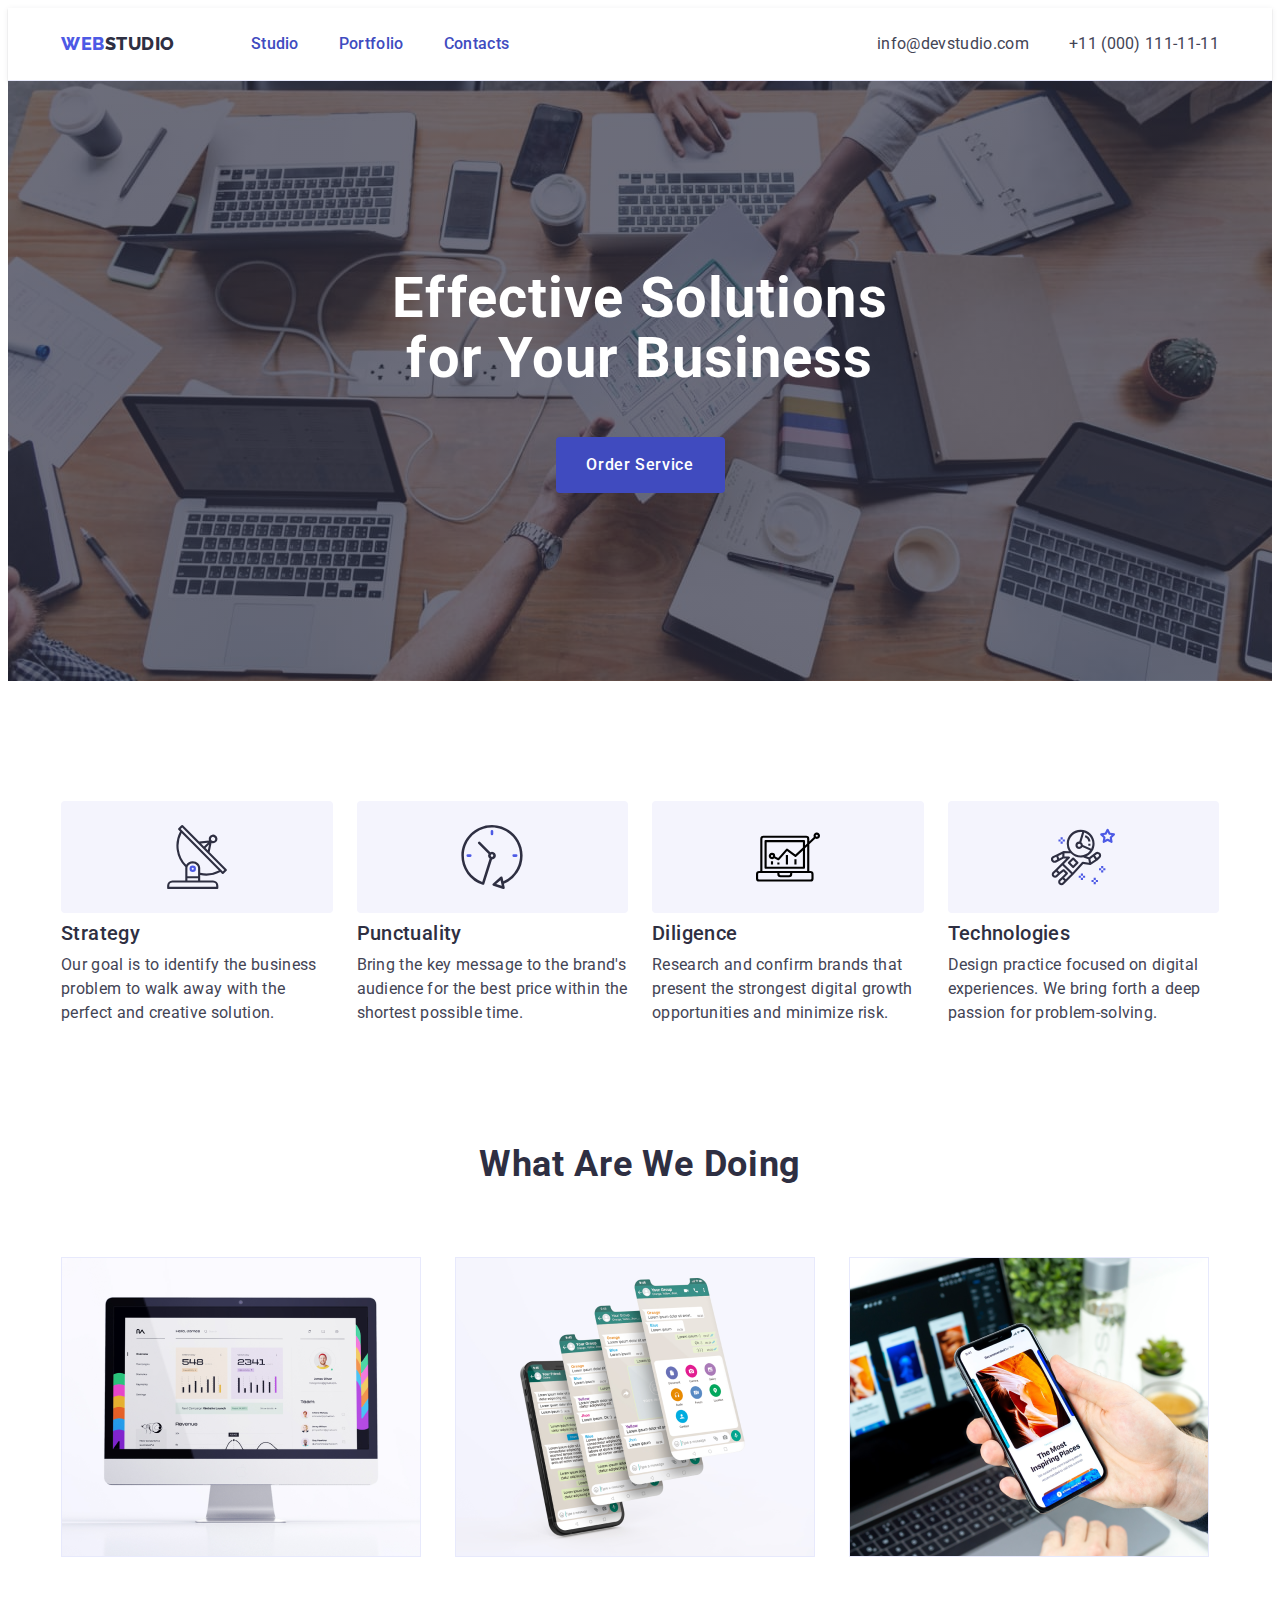
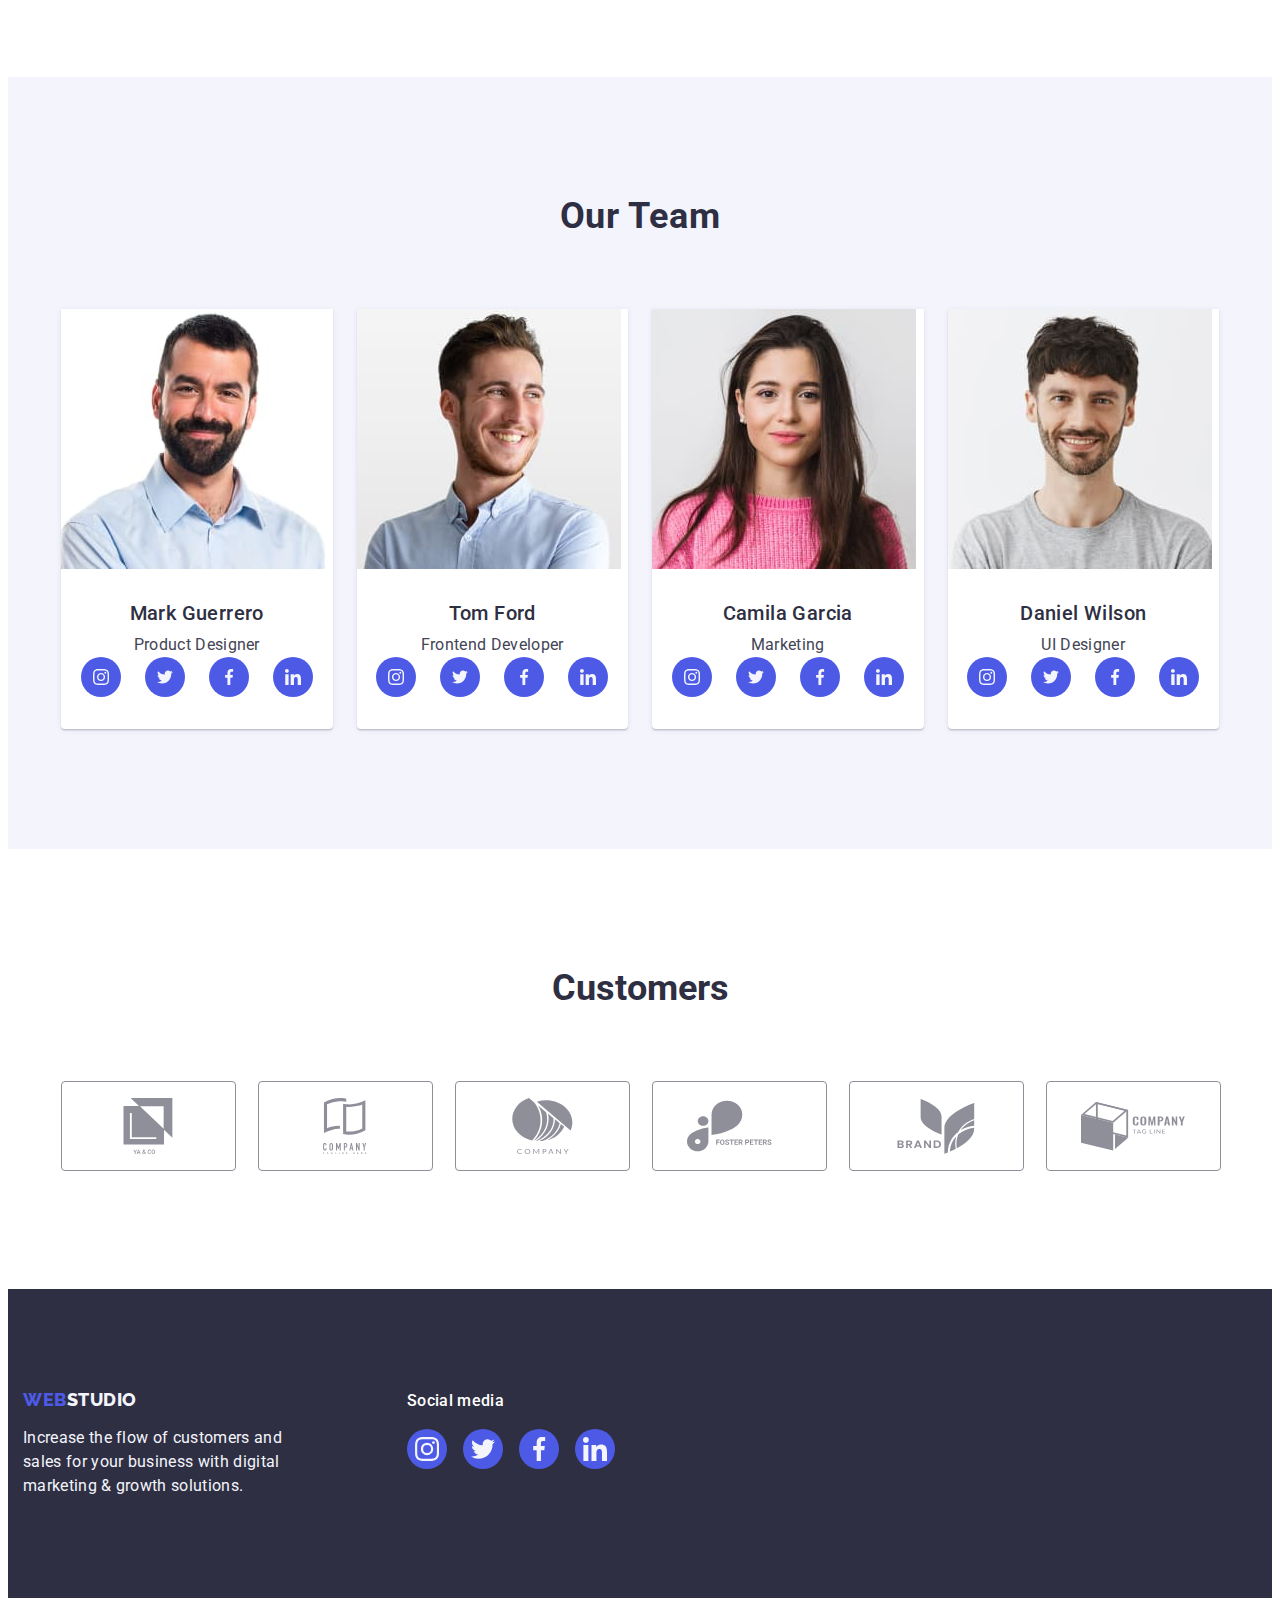
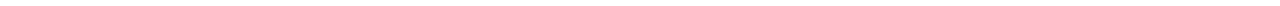
<file: index.html>
<!DOCTYPE html>
<html lang="en">
  <head>
    <meta charset="UTF-8" />
    <meta name="viewport" content="width=device-width, initial-scale=1.0" />
    <title>Document</title>
    <link rel="preconnect" href="https://fonts.googleapis.com" />
    <link rel="preconnect" href="https://fonts.gstatic.com" crossorigin />
    <link
      href="https://fonts.googleapis.com/css2?family=Raleway:wght@800&family=Roboto:wght@400;500;700&display=swap"
      rel="stylesheet"
    />
    <link
      rel="stylesheet"
      href="https://cdnjs.cloudflare.com/ajax/libs/modern-normalize/2.0.0/modern-normalize.min.css"
      integrity="sha512-4xo8blKMVCiXpTaLzQSLSw3KFOVPWhm/TRtuPVc4WG6kUgjH6J03IBuG7JZPkcWMxJ5huwaBpOpnwYElP/m6wg=="
      crossorigin="anonymous"
      referrerpolicy="no-referrer"
    />
    <link rel="stylesheet" href="./css/style.css" />
  </head>
  <body>
    <header class="header">
      <div class="container header-container">
        <nav class="header-nav">
          <a href="./index.html" class="header-logo link"
            >Web<span class="header-logo-accent">Studio</span></a
          >
          <ul class="header-menu list">
            <li class="header-menu-item">
              <a href="./index.html" class="header-menu-link link">Studio</a>
            </li>
            <li class="header-menu-item">
              <a href="./portfolio.html" class="header-menu-link link"
                >Portfolio</a
              >
            </li>
            <li class="header-menu-item">
              <a href="" class="header-menu-link link">Contacts</a>
            </li>
          </ul>
        </nav>
        <address class="header-address">
          <ul class="header-socials list">
            <li class="header-socials-item">
              <a
                href="mailto:info@devstudio.com"
                class="header-socials-link link"
                >info@devstudio.com</a
              >
            </li>
            <li class="header-socials-item">
              <a href="tel:+110001111111" class="header-socials-link link"
                >+11 (000) 111-11-11</a
              >
            </li>
          </ul>
        </address>
      </div>
    </header>
    <main>
      <section class="hero">
        <div class="container container-hero">
          <h1 class="hero-title">Effective Solutions for Your Business</h1>
          <button type="button" class="data-modal-open" data-modal-open="">
            Order Service
          </button>
        </div>
      </section>
      <section class="strategy">
        <div class="container">
          <h2 class="visually-hidden">Strategy</h2>
          <ul class="strategy-list list">
            <li class="strategy-item">
              <div class="strategy-item-icon">
                <svg width="64" height="64">
                  <use href="./images/icons.svg#icon-antenna-1"></use>
                </svg>
              </div>
              <h3 class="strategy-subtitle">Strategy</h3>
              <p class="strategy-item-text">
                Our goal is to identify the business problem to walk away with
                the perfect and creative solution.
              </p>
            </li>
            <li class="strategy-item">
              <div class="strategy-item-icon">
                <svg width="64" height="64">
                  <use href="./images/icons.svg#icon-clock-1"></use>
                </svg>
              </div>
              <h3 class="strategy-subtitle">Punctuality</h3>
              <p class="strategy-item-text">
                Bring the key message to the brand's audience for the best price
                within the shortest possible time.
              </p>
            </li>
            <li class="strategy-item">
              <div class="strategy-item-icon">
                <svg width="64" height="64">
                  <use href="./images/icons.svg#icon-diagram-1"></use>
                </svg>
              </div>
              <h3 class="strategy-subtitle">Diligence</h3>
              <p class="strategy-item-text">
                Research and confirm brands that present the strongest digital
                growth opportunities and minimize risk.
              </p>
            </li>
            <li class="strategy-item">
              <div class="strategy-item-icon">
                <svg width="64" height="64">
                  <use href="./images/icons.svg#icon-astronaut-1"></use>
                </svg>
              </div>
              <h3 class="strategy-subtitle">Technologies</h3>
              <p class="strategy-item-text">
                Design practice focused on digital experiences. We bring forth a
                deep passion for problem-solving.
              </p>
            </li>
          </ul>
        </div>
      </section>
      <section class="wawd">
        <div class="container">
          <h2 class="wawd-title">What are we doing</h2>
          <ul class="wawd-list list">
            <li class="wawd-item">
              <img
                src="./images/img1.jpg"
                alt="Studio"
                width="360"
                class="wawd-img"
              />
            </li>
            <li class="wawd-item">
              <img
                src="./images/img2.jpg"
                alt="Portfolio"
                width="360"
                class="wawd-img"
              />
            </li>
            <li class="wawd-item">
              <img
                src="./images/img3.jpg"
                alt="Contacts"
                width="360"
                class="wawd-img"
              />
            </li>
          </ul>
        </div>
      </section>
      <section class="team">
        <div class="container">
          <h2 class="team-title">Our Team</h2>
          <ul class="team-list list">
            <li class="team-item">
              <img
                src="./images/TeamCard1.jpg"
                alt="Mark Guerrero"
                width="264"
                class="team-img"
              />
              <div class="team-name-job">
                <h3 class="team-subtitle">Mark Guerrero</h3>
                <p class="team-item-text">Product Designer</p>
                <ul class="team-socials-list list">
                  <li class="team-socials-icon">
                    <a href="" class="team-socials-link link">
                      <svg class="team-icons" width="16" height="16">
                        <use href="./images/icons.svg#icon-instagram-1"></use>
                      </svg>
                    </a>
                  </li>
                  <li class="team-socials-icon">
                    <a href="" class="team-socials-link link">
                      <svg class="team-icons" width="16" height="16">
                        <use href="./images/icons.svg#icon-twitter1"></use>
                      </svg>
                    </a>
                  </li>
                  <li class="team-socials-icon">
                    <a href="" class="team-socials-link link">
                      <svg class="team-icons" width="16" height="16">
                        <use href="./images/icons.svg#icon-facebook-1"></use>
                      </svg>
                    </a>
                  </li>
                  <li class="team-socials-icon">
                    <a href="" class="team-socials-link link">
                      <svg class="team-icons" width="16" height="16">
                        <use href="./images/icons.svg#icon-linkedin-1"></use>
                      </svg>
                    </a>
                  </li>
                </ul>
              </div>
            </li>
            <li class="team-item">
              <img
                src="./images/TeamCard2.jpg"
                alt="Tom Ford"
                width="264"
                class="team-img"
              />
              <div class="team-name-job">
                <h3 class="team-subtitle">Tom Ford</h3>
                <p class="team-item-text">Frontend Developer</p>
                <ul class="team-socials-list list">
                  <li class="team-socials-icon">
                    <a href="" class="team-socials-link link">
                      <svg class="team-icons" width="16" height="16">
                        <use href="./images/icons.svg#icon-instagram-1"></use>
                      </svg>
                    </a>
                  </li>
                  <li class="team-socials-icon">
                    <a href="" class="team-socials-link link">
                      <svg class="team-icons" width="16" height="16">
                        <use href="./images/icons.svg#icon-twitter1"></use>
                      </svg>
                    </a>
                  </li>
                  <li class="team-socials-icon">
                    <a href="" class="team-socials-link link">
                      <svg class="team-icons" width="16" height="16">
                        <use href="./images/icons.svg#icon-facebook-1"></use>
                      </svg>
                    </a>
                  </li>
                  <li class="team-socials-icon">
                    <a href="" class="team-socials-link link">
                      <svg class="team-icons" width="16" height="16">
                        <use href="./images/icons.svg#icon-linkedin-1"></use>
                      </svg>
                    </a>
                  </li>
                </ul>
              </div>
            </li>
            <li class="team-item">
              <img
                src="./images/TeamCard3.jpg"
                alt="Camila Garcia"
                width="264"
                class="team-img"
              />
              <div class="team-name-job">
                <h3 class="team-subtitle">Camila Garcia</h3>
                <p class="team-item-text">Marketing</p>
                <ul class="team-socials-list list">
                  <li class="team-socials-icon">
                    <a href="" class="team-socials-link link">
                      <svg class="team-icons" width="16" height="16">
                        <use href="./images/icons.svg#icon-instagram-1"></use>
                      </svg>
                    </a>
                  </li>
                  <li class="team-socials-icon">
                    <a href="" class="team-socials-link link">
                      <svg class="team-icons" width="16" height="16">
                        <use href="./images/icons.svg#icon-twitter1"></use>
                      </svg>
                    </a>
                  </li>
                  <li class="team-socials-icon">
                    <a href="" class="team-socials-link link">
                      <svg class="team-icons" width="16" height="16">
                        <use href="./images/icons.svg#icon-facebook-1"></use>
                      </svg>
                    </a>
                  </li>
                  <li class="team-socials-icon">
                    <a href="" class="team-socials-link link">
                      <svg class="team-icons" width="16" height="16">
                        <use href="./images/icons.svg#icon-linkedin-1"></use>
                      </svg>
                    </a>
                  </li>
                </ul>
              </div>
            </li>
            <li class="team-item">
              <img
                src="./images/TeamCard4.jpg"
                alt="Daniel Wilson"
                width="264"
                class="team-img"
              />
              <div class="team-name-job">
                <h3 class="team-subtitle">Daniel Wilson</h3>
                <p class="team-item-text">UI Designer</p>
                <ul class="team-socials-list list">
                  <li class="team-socials-icon">
                    <a href="" class="team-socials-link link">
                      <svg class="team-icons" width="16" height="16">
                        <use href="./images/icons.svg#icon-instagram-1"></use>
                      </svg>
                    </a>
                  </li>
                  <li class="team-socials-icon">
                    <a href="" class="team-socials-link link">
                      <svg class="team-icons" width="16" height="16">
                        <use href="./images/icons.svg#icon-twitter1"></use>
                      </svg>
                    </a>
                  </li>
                  <li class="team-socials-icon">
                    <a href="" class="team-socials-link link">
                      <svg class="team-icons" width="16" height="16">
                        <use href="./images/icons.svg#icon-facebook-1"></use>
                      </svg>
                    </a>
                  </li>
                  <li class="team-socials-icon">
                    <a href="" class="team-socials-link link">
                      <svg class="team-icons" width="16" height="16">
                        <use href="./images/icons.svg#icon-linkedin-1"></use>
                      </svg>
                    </a>
                  </li>
                </ul>
              </div>
            </li>
          </ul>
        </div>
      </section>
      <section class="customers">
        <div class="container">
          <h2 class="customers-title">Customers</h2>
          <ul class="customers-list list">
            <li class="customers-item-icon">
              <a href="" class="customers-link link">
                <svg class="customers-icon" width="104" height="56">
                  <use href="./images/icons.svg#icon-ya-co"></use>
                </svg>
              </a>
            </li>
            <li class="customers-item-icon">
              <a href="" class="customers-link link">
                <svg class="customers-icon" width="104" height="56">
                  <use href="./images/icons.svg#icon-company-1"></use>
                </svg>
              </a>
            </li>
            <li class="customers-item-icon">
              <a href="" class="customers-link link">
                <svg class="customers-icon" width="104" height="56">
                  <use href="./images/icons.svg#icon-company-2"></use>
                </svg>
              </a>
            </li>
            <li class="customers-item-icon">
              <a href="" class="customers-link link">
                <svg class="customers-icon" width="104" height="56">
                  <use href="./images/icons.svg#icon-foster-peters"></use>
                </svg>
              </a>
            </li>
            <li class="customers-item-icon">
              <a href="" class="customers-link link">
                <svg class="customers-icon" width="104" height="56">
                  <use href="./images/icons.svg#icon-brand"></use>
                </svg>
              </a>
            </li>
            <li class="customers-item-icon">
              <a href="" class="customers-link link"
                ><svg class="customers-icon" width="104" height="56">
                  <use href="./images/icons.svg#icon-company3"></use>
                </svg>
              </a>
            </li>
          </ul>
        </div>
      </section>
    </main>
    <footer class="footer">
      <div class="container container-footer">
        <div class="footer-text">
          <a href="./index.html" class="footer-logo link"
            >Web<span class="footer-logo-accent">Studio</span></a
          >
          <p class="footer-main-text">
            Increase the flow of customers and sales for your business with
            digital marketing & growth solutions.
          </p>
        </div>
        <div>
          <p class="footer-social-text">Social media</p>
          <ul class="footer-social-list list">
            <li class="footer-item-icon">
              <a href="" class="footer-social-link link">
                <svg class="footer-social-icon" width="24" height="24">
                  <use href="./images/icons.svg#icon-instagram-2"></use>
                </svg>
              </a>
            </li>
            <li class="footer-item-icon">
              <a href="" class="footer-social-link link">
                <svg class="footer-social-icon" width="24" height="24">
                  <use href="./images/icons.svg#icon-twitter2"></use>
                </svg>
              </a>
            </li>
            <li class="footer-item-icon">
              <a href="" class="footer-social-link link">
                <svg class="footer-social-icon" width="24" height="24">
                  <use href="./images/icons.svg#icon-facebook2"></use>
                </svg>
              </a>
            </li>
            <li class="footer-item-icon">
              <a href="" class="footer-social-link link">
                <svg class="footer-social-icon" width="24" height="24">
                  <use href="./images/icons.svg#icon-linkedin2"></use>
                </svg>
              </a>
            </li>
          </ul>
        </div>
      </div>
    </footer>
    <div class="modal-container is-hidden" data-modal>
      <div class="modal-window">
        <button type="button" data-modal-close class="modal-close-button">
          <svg class="modal-window-icon" width="8" height="8">
            <use href="./images/icons.svg#icon-close-black"></use>
          </svg>
        </button>
      </div>
    </div>
    <script src="./js/modal.js"></script>
  </body>
</html>
</file>
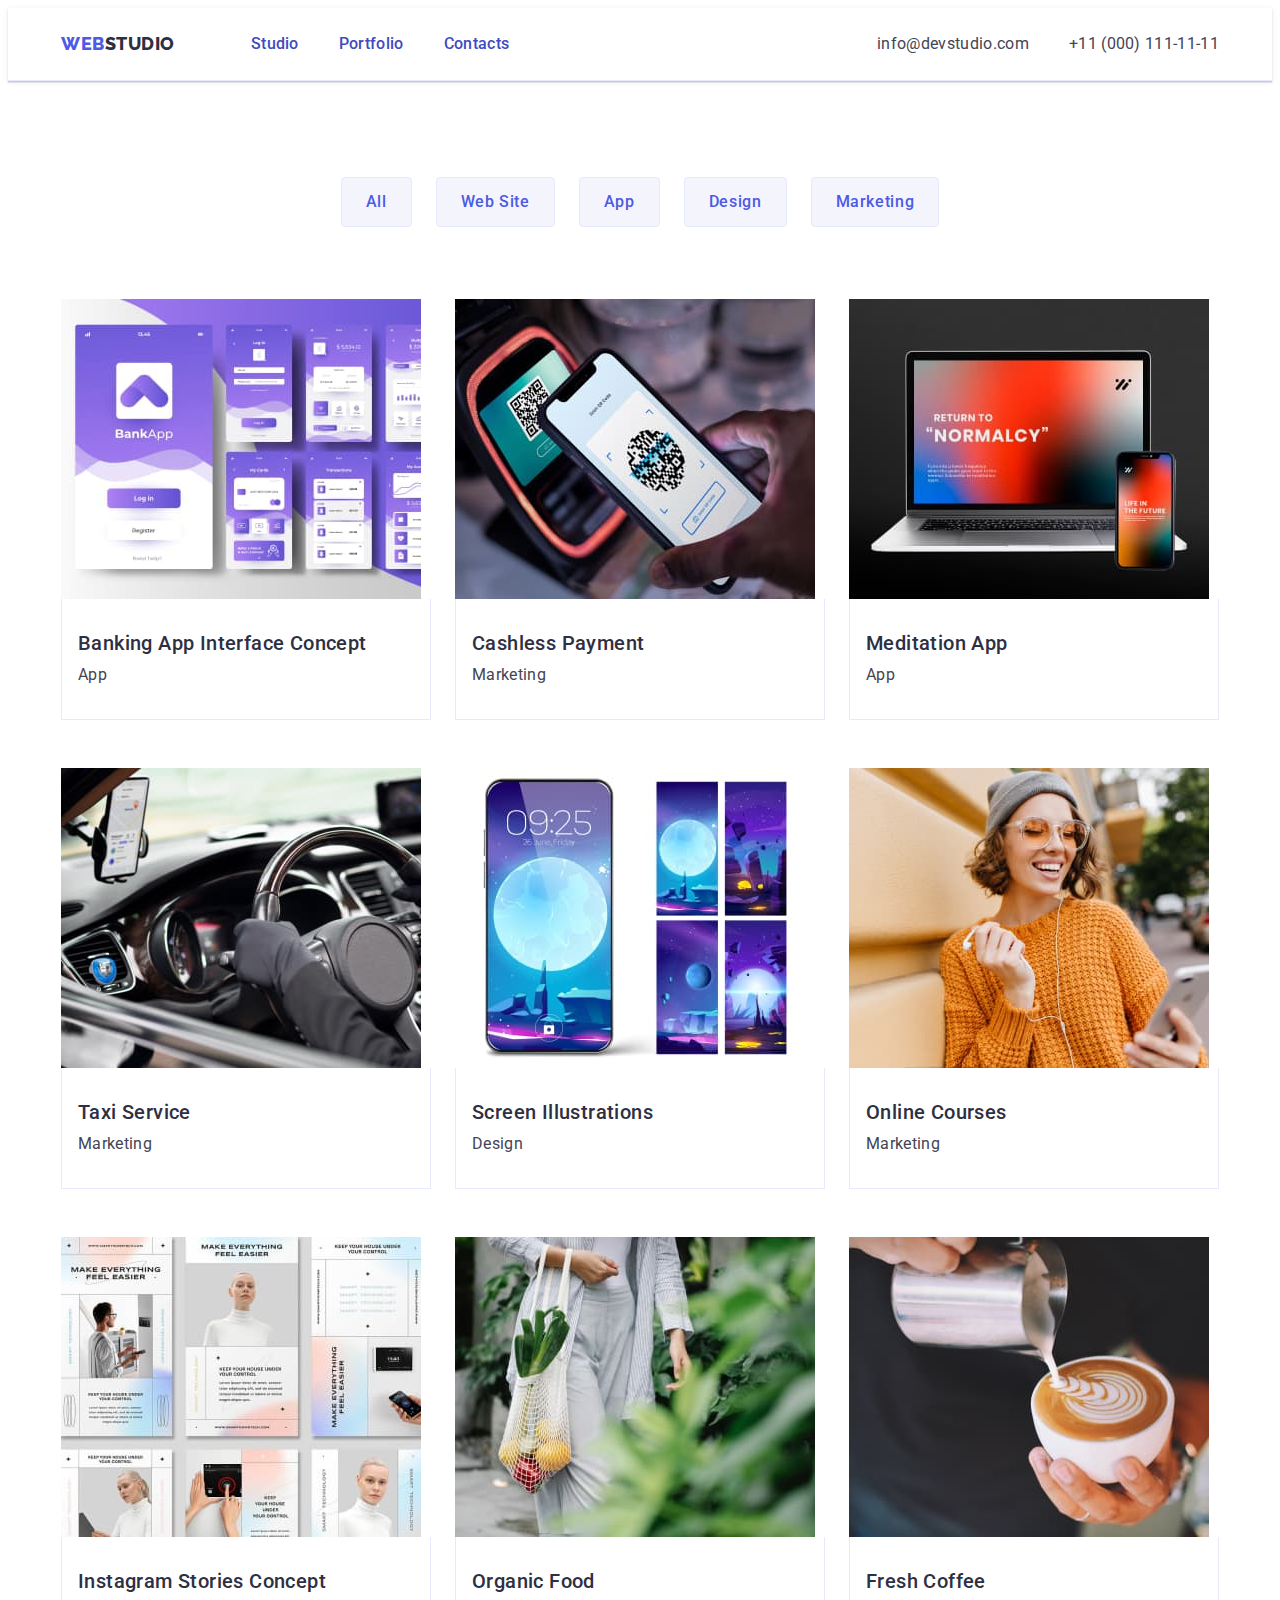
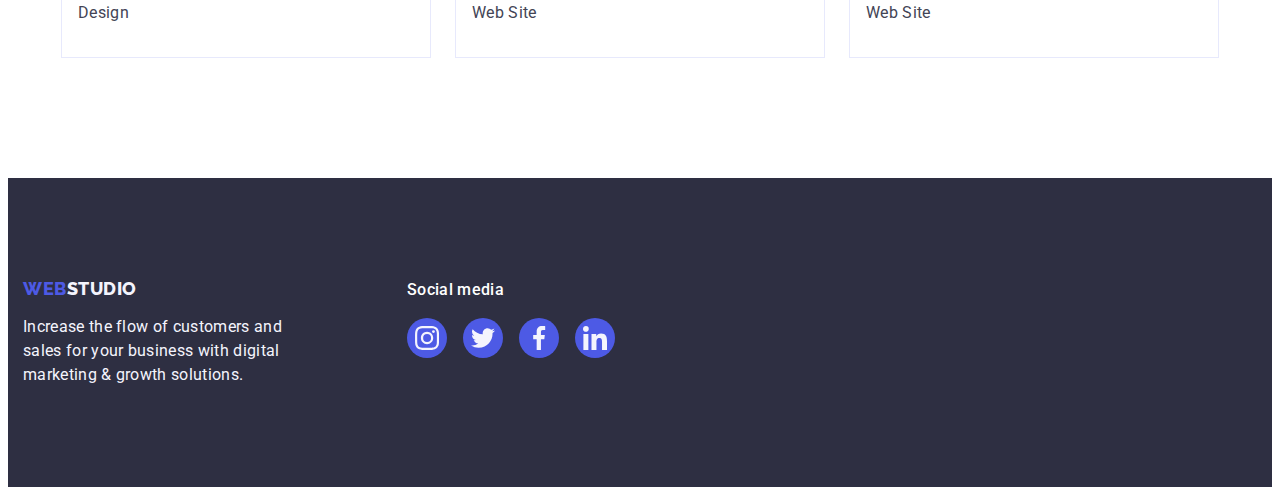
<file: portfolio.html>
<!DOCTYPE html>
<html lang="en">
  <head>
    <meta charset="UTF-8" />
    <meta name="viewport" content="width=device-width, initial-scale=1.0" />
    <title>Document</title>
    <link rel="preconnect" href="https://fonts.googleapis.com" />
    <link rel="preconnect" href="https://fonts.gstatic.com" crossorigin />
    <link
      href="https://fonts.googleapis.com/css2?family=Raleway:wght@800&family=Roboto:wght@400;500;700&display=swap"
      rel="stylesheet"
    />
    <link
      rel="stylesheet"
      href="https://cdnjs.cloudflare.com/ajax/libs/modern-normalize/2.0.0/modern-normalize.min.css"
      integrity="sha512-4xo8blKMVCiXpTaLzQSLSw3KFOVPWhm/TRtuPVc4WG6kUgjH6J03IBuG7JZPkcWMxJ5huwaBpOpnwYElP/m6wg=="
      crossorigin="anonymous"
      referrerpolicy="no-referrer"
    />
    <link rel="stylesheet" href="./css/style.css" />
  </head>
  <body>
    <header class="header">
      <div class="container header-container">
        <nav class="header-nav">
          <a href="./index.html" class="header-logo link"
            >Web<span class="header-logo-accent">Studio</span></a
          >
          <ul class="header-menu list">
            <li class="header-menu-item">
              <a href="./index.html" class="header-menu-link link">Studio</a>
            </li>
            <li class="header-menu-item">
              <a href="./portfolio.html" class="header-menu-link link"
                >Portfolio</a
              >
            </li>
            <li class="header-menu-item">
              <a href="" class="header-menu-link link">Contacts</a>
            </li>
          </ul>
        </nav>
        <address class="header-address">
          <ul class="header-socials list">
            <li class="header-socials-item">
              <a
                href="mailto:info@devstudio.com"
                class="header-socials-link link"
                >info@devstudio.com</a
              >
            </li>
            <li class="header-socials-item">
              <a href="tel:+110001111111" class="header-socials-link link"
                >+11 (000) 111-11-11</a
              >
            </li>
          </ul>
        </address>
      </div>
    </header>
    <main>
      <section class="all">
        <div class="container">
          <h1 class="visually-hidden">All</h1>
          <ul class="all-menu list">
            <li class="">
              <button type="button" class="all-btn">All</button
              ><a href="" class="portfolio-menu-link link"></a>
            </li>
            <li class="">
              <button type="button" class="all-btn">Web Site</button>
              <a href="" class="portfolio-menu-link link"></a>
            </li>
            <li class="">
              <button type="button" class="all-btn">App</button>
              <a href="" class="portfolio-menu-link link"></a>
            </li>
            <li class="">
              <button type="button" class="all-btn">Design</button>
              <a href="" class="portfolio-menu-link link"></a>
            </li>
            <li class="">
              <button type="button" class="all-btn">Marketing</button>
              <a href="" class="portfolio-menu-link link"></a>
            </li>
          </ul>
          <ul class="bcm-list list">
            <li class="bcm-item">
              <a href="" class="bcm-item-link link">
                <div class="portfolio-img">
                  <img
                    src="./images/img4.jpg"
                    alt="Banking App"
                    width="360"
                    class=""
                  />
                  <p class="portfolio-img-text">
                    14 Stylish and User-Friendly App Design Concepts · Task
                    Manager App · Calorie Tracker App · Exotic Fruit Ecommerce
                    App · Cloud Storage App
                  </p>
                </div>
                <div class="bcm-name-category">
                  <h2 class="portfolio-subtitle">
                    Banking App Interface Concept
                  </h2>
                  <p class="portfolio-item-text">App</p>
                </div>
              </a>
            </li>
            <li class="bcm-item">
              <a href="" class="bcm-item-link link">
                <div class="portfolio-img">
                  <img
                    src="./images/img5.jpg"
                    alt="Banking App"
                    width="360"
                    class=""
                  />
                  <p class="portfolio-img-text">
                    14 Stylish and User-Friendly App Design Concepts · Task
                    Manager App · Calorie Tracker App · Exotic Fruit Ecommerce
                    App · Cloud Storage App
                  </p>
                </div>
                <div class="bcm-name-category">
                  <h2 class="portfolio-subtitle">Cashless Payment</h2>
                  <p class="portfolio-item-text">Marketing</p>
                </div>
              </a>
            </li>
            <li class="bcm-item">
              <a href="" class="bcm-item-link link">
                <div class="portfolio-img">
                  <img
                    src="./images/img6.jpg"
                    alt="Banking App"
                    width="360"
                    class=""
                  />
                  <p class="portfolio-img-text">
                    14 Stylish and User-Friendly App Design Concepts · Task
                    Manager App · Calorie Tracker App · Exotic Fruit Ecommerce
                    App · Cloud Storage App
                  </p>
                </div>
                <div class="bcm-name-category">
                  <h2 class="portfolio-subtitle">Meditation App</h2>
                  <p class="portfolio-item-text">App</p>
                </div></a
              >
            </li>

            <li class="bcm-item">
              <a href="" class="bcm-item-link link">
                <div class="portfolio-img">
                  <img
                    src="./images/img7.jpg"
                    alt="Banking App"
                    width="360"
                    class=""
                  />
                  <p class="portfolio-img-text">
                    14 Stylish and User-Friendly App Design Concepts · Task
                    Manager App · Calorie Tracker App · Exotic Fruit Ecommerce
                    App · Cloud Storage App
                  </p>
                </div>
                <div class="bcm-name-category">
                  <h2 class="portfolio-subtitle">Taxi Service</h2>
                  <p class="portfolio-item-text">Marketing</p>
                </div></a
              >
            </li>
            <li class="bcm-item">
              <a href="" class="bcm-item-link link">
                <div class="portfolio-img">
                  <img
                    src="./images/img8.jpg"
                    alt="Banking App"
                    width="360"
                    class=""
                  />
                  <p class="portfolio-img-text">
                    14 Stylish and User-Friendly App Design Concepts · Task
                    Manager App · Calorie Tracker App · Exotic Fruit Ecommerce
                    App · Cloud Storage App
                  </p>
                </div>
                <div class="bcm-name-category">
                  <h2 class="portfolio-subtitle">Screen Illustrations</h2>
                  <p class="portfolio-item-text">Design</p>
                </div></a
              >
            </li>
            <li class="bcm-item">
              <a href="" class="bcm-item-link link">
                <div class="portfolio-img">
                  <img
                    src="./images/img9.jpg"
                    alt="Banking App"
                    width="360"
                    class=""
                  />
                  <p class="portfolio-img-text">
                    14 Stylish and User-Friendly App Design Concepts · Task
                    Manager App · Calorie Tracker App · Exotic Fruit Ecommerce
                    App · Cloud Storage App
                  </p>
                </div>
                <div class="bcm-name-category">
                  <h2 class="portfolio-subtitle">Online Courses</h2>
                  <p class="portfolio-item-text">Marketing</p>
                </div></a
              >
            </li>
            <li class="bcm-item">
              <a href="" class="bcm-item-link link">
                <div class="portfolio-img">
                  <img
                    src="./images/img10.jpg"
                    alt="Banking App"
                    width="360"
                    class=""
                  />
                  <p class="portfolio-img-text">
                    14 Stylish and User-Friendly App Design Concepts · Task
                    Manager App · Calorie Tracker App · Exotic Fruit Ecommerce
                    App · Cloud Storage App
                  </p>
                </div>
                <div class="bcm-name-category">
                  <h2 class="portfolio-subtitle">Instagram Stories Concept</h2>
                  <p class="portfolio-item-text">Design</p>
                </div></a
              >
            </li>
            <li class="bcm-item">
              <a href="" class="bcm-item-link link">
                <div class="portfolio-img">
                  <img
                    src="./images/img11.jpg"
                    alt="Banking App"
                    width="360"
                    class=""
                  />
                  <p class="portfolio-img-text">
                    14 Stylish and User-Friendly App Design Concepts · Task
                    Manager App · Calorie Tracker App · Exotic Fruit Ecommerce
                    App · Cloud Storage App
                  </p>
                </div>
                <div class="bcm-name-category">
                  <h2 class="portfolio-subtitle">Organic Food</h2>
                  <p class="portfolio-item-text">Web Site</p>
                </div></a
              >
            </li>
            <li class="bcm-item">
              <a href="" class="bcm-item-link link">
                <div class="portfolio-img">
                  <img
                    src="./images/img12.jpg"
                    alt="Banking App"
                    width="360"
                    class=""
                  />
                  <p class="portfolio-img-text">
                    14 Stylish and User-Friendly App Design Concepts · Task
                    Manager App · Calorie Tracker App · Exotic Fruit Ecommerce
                    App · Cloud Storage App
                  </p>
                </div>
                <div class="bcm-name-category">
                  <h2 class="portfolio-subtitle">Fresh Coffee</h2>
                  <p class="portfolio-item-text">Web Site</p>
                </div></a
              >
            </li>
          </ul>
        </div>
      </section>
    </main>
    <footer class="footer">
      <div class="container container-footer">
        <div class="footer-text">
          <a href="./index.html" class="footer-logo link"
            >Web<span class="footer-logo-accent">Studio</span></a
          >
          <p class="footer-main-text">
            Increase the flow of customers and sales for your business with
            digital marketing & growth solutions.
          </p>
        </div>
        <div>
          <p class="footer-social-text">Social media</p>
          <ul class="footer-social-list list">
            <li class="footer-item-icon">
              <a href="" class="footer-social-link link">
                <svg class="footer-social-icon" width="24" height="24">
                  <use href="./images/icons.svg#icon-instagram-2"></use>
                </svg>
              </a>
            </li>
            <li class="footer-item-icon">
              <a href="" class="footer-social-link link">
                <svg class="footer-social-icon" width="24" height="24">
                  <use href="./images/icons.svg#icon-twitter2"></use>
                </svg>
              </a>
            </li>
            <li class="footer-item-icon">
              <a href="" class="footer-social-link link">
                <svg class="footer-social-icon" width="24" height="24">
                  <use href="./images/icons.svg#icon-facebook2"></use>
                </svg>
              </a>
            </li>
            <li class="footer-item-icon">
              <a href="" class="footer-social-link link">
                <svg class="footer-social-icon" width="24" height="24">
                  <use href="./images/icons.svg#icon-linkedin2"></use>
                </svg>
              </a>
            </li>
          </ul>
        </div>
      </div>
    </footer>
    <script src="./js/modal.js"></script>
  </body>
</html>
</file>
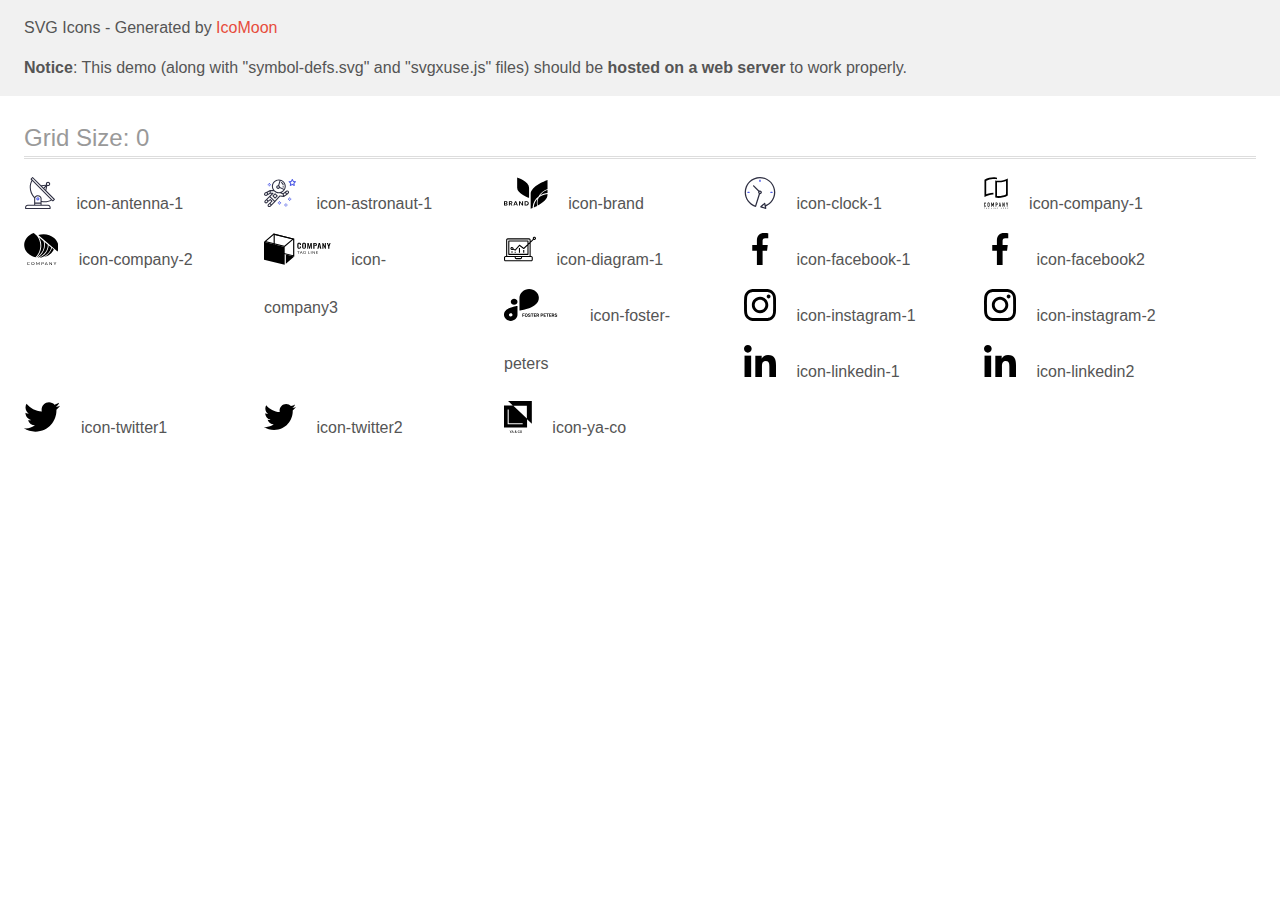
<file: icons/icomoon/demo-external-svg.html>
<!doctype html>
<html>
<head>
    <title>IcoMoon - SVG Icons</title>
    <meta charset="utf-8">
    <meta name="viewport" content="width=device-width, initial-scale=1">
    <link rel="stylesheet" href="demo-files/demo.css">
    <link rel="stylesheet" href="style.css">
</head>
<body>
<header class="bgc1 clearfix">
<div class="mhl">
    <p>SVG Icons - Generated by <a href="https://icomoon.io/app">IcoMoon</a></p><p><strong>Notice</strong>: This demo (along with "symbol-defs.svg" and "svgxuse.js" files) should be <b>hosted on a web server</b> to work properly.</p>
</div>
</header>
    <div class="clearfix mhl ptl">
        <h1 class="mvm mtn fgc1">Grid Size: 0</h1>
        <div class="glyph fs1">
            <div class="clearfix pbs">
                <svg class="icon icon-antenna-1"><use xlink:href="symbol-defs.svg#icon-antenna-1"></use></svg><span class="name"> icon-antenna-1</span>
            </div>
        </div>
        <div class="glyph fs1">
            <div class="clearfix pbs">
                <svg class="icon icon-astronaut-1"><use xlink:href="symbol-defs.svg#icon-astronaut-1"></use></svg><span class="name"> icon-astronaut-1</span>
            </div>
        </div>
        <div class="glyph fs1">
            <div class="clearfix pbs">
                <svg class="icon icon-brand"><use xlink:href="symbol-defs.svg#icon-brand"></use></svg><span class="name"> icon-brand</span>
            </div>
        </div>
        <div class="glyph fs1">
            <div class="clearfix pbs">
                <svg class="icon icon-clock-1"><use xlink:href="symbol-defs.svg#icon-clock-1"></use></svg><span class="name"> icon-clock-1</span>
            </div>
        </div>
        <div class="glyph fs1">
            <div class="clearfix pbs">
                <svg class="icon icon-company-1"><use xlink:href="symbol-defs.svg#icon-company-1"></use></svg><span class="name"> icon-company-1</span>
            </div>
        </div>
        <div class="glyph fs1">
            <div class="clearfix pbs">
                <svg class="icon icon-company-2"><use xlink:href="symbol-defs.svg#icon-company-2"></use></svg><span class="name"> icon-company-2</span>
            </div>
        </div>
        <div class="glyph fs1">
            <div class="clearfix pbs">
                <svg class="icon icon-company3"><use xlink:href="symbol-defs.svg#icon-company3"></use></svg><span class="name"> icon-company3</span>
            </div>
        </div>
        <div class="glyph fs1">
            <div class="clearfix pbs">
                <svg class="icon icon-diagram-1"><use xlink:href="symbol-defs.svg#icon-diagram-1"></use></svg><span class="name"> icon-diagram-1</span>
            </div>
        </div>
        <div class="glyph fs1">
            <div class="clearfix pbs">
                <svg class="icon icon-facebook-1"><use xlink:href="symbol-defs.svg#icon-facebook-1"></use></svg><span class="name"> icon-facebook-1</span>
            </div>
        </div>
        <div class="glyph fs1">
            <div class="clearfix pbs">
                <svg class="icon icon-facebook2"><use xlink:href="symbol-defs.svg#icon-facebook2"></use></svg><span class="name"> icon-facebook2</span>
            </div>
        </div>
        <div class="glyph fs1">
            <div class="clearfix pbs">
                <svg class="icon icon-foster-peters"><use xlink:href="symbol-defs.svg#icon-foster-peters"></use></svg><span class="name"> icon-foster-peters</span>
            </div>
        </div>
        <div class="glyph fs1">
            <div class="clearfix pbs">
                <svg class="icon icon-instagram-1"><use xlink:href="symbol-defs.svg#icon-instagram-1"></use></svg><span class="name"> icon-instagram-1</span>
            </div>
        </div>
        <div class="glyph fs1">
            <div class="clearfix pbs">
                <svg class="icon icon-instagram-2"><use xlink:href="symbol-defs.svg#icon-instagram-2"></use></svg><span class="name"> icon-instagram-2</span>
            </div>
        </div>
        <div class="glyph fs1">
            <div class="clearfix pbs">
                <svg class="icon icon-linkedin-1"><use xlink:href="symbol-defs.svg#icon-linkedin-1"></use></svg><span class="name"> icon-linkedin-1</span>
            </div>
        </div>
        <div class="glyph fs1">
            <div class="clearfix pbs">
                <svg class="icon icon-linkedin2"><use xlink:href="symbol-defs.svg#icon-linkedin2"></use></svg><span class="name"> icon-linkedin2</span>
            </div>
        </div>
        <div class="glyph fs1">
            <div class="clearfix pbs">
                <svg class="icon icon-twitter1"><use xlink:href="symbol-defs.svg#icon-twitter1"></use></svg><span class="name"> icon-twitter1</span>
            </div>
        </div>
        <div class="glyph fs1">
            <div class="clearfix pbs">
                <svg class="icon icon-twitter2"><use xlink:href="symbol-defs.svg#icon-twitter2"></use></svg><span class="name"> icon-twitter2</span>
            </div>
        </div>
        <div class="glyph fs1">
            <div class="clearfix pbs">
                <svg class="icon icon-ya-co"><use xlink:href="symbol-defs.svg#icon-ya-co"></use></svg><span class="name"> icon-ya-co</span>
            </div>
        </div>
  </div>
<script defer src="svgxuse.js"></script>
</body>
</html>
</file>
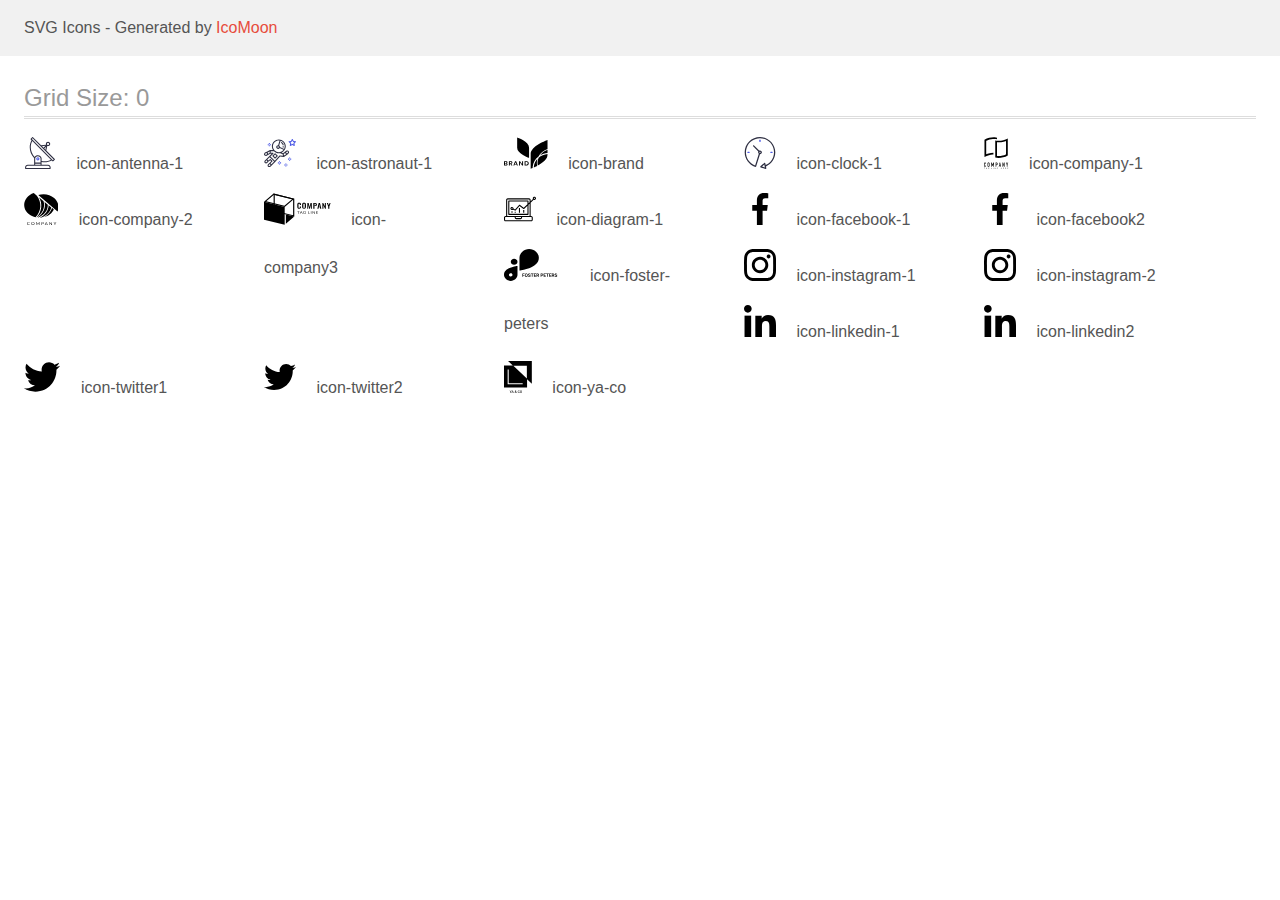
<file: icons/icomoon/demo.html>
<!doctype html>
<html>
<head>
    <title>IcoMoon - SVG Icons</title>
    <meta charset="utf-8">
    <meta name="viewport" content="width=device-width, initial-scale=1">
    <link rel="stylesheet" href="demo-files/demo.css">
    <link rel="stylesheet" href="style.css">
</head>
<body>
<svg aria-hidden="true" style="position: absolute; width: 0; height: 0; overflow: hidden;" version="1.1" xmlns="http://www.w3.org/2000/svg" xmlns:xlink="http://www.w3.org/1999/xlink">
<defs>
<symbol id="icon-antenna-1" viewBox="0 0 32 32">
<path fill="#2e2f42" style="fill: var(--color1, #2e2f42)" d="M30.773 22.098l-8.443-8.505 0.937-4.615c0.242 0.094 0.499 0.144 0.758 0.146h0.006c1.192 0.014 2.17-0.941 2.184-2.133s-0.941-2.17-2.133-2.184c-1.192-0.014-2.17 0.941-2.184 2.133-0.003 0.255 0.039 0.509 0.125 0.749l-4.96 0.605-8.091-8.133c-0.099-0.101-0.235-0.159-0.377-0.16-0.14 0.001-0.274 0.056-0.373 0.155l-1.513 1.504c-0.208 0.208-0.208 0.546 0 0.754l0.814 0.826c-3.153 5.798-2.129 12.978 2.519 17.663 0.043 0.041 0.092 0.074 0.146 0.098-0.034 0.18-0.051 0.364-0.052 0.547v6.187h-6.4c-1.472 0.002-2.665 1.195-2.667 2.667v1.067c0 0.295 0.239 0.533 0.533 0.533h24.533c0.295 0 0.533-0.239 0.533-0.533v-1.067c-0.002-1.472-1.195-2.665-2.667-2.667h-6.4v-2.742c1.003 0.21 2.024 0.317 3.049 0.32 2.458-0.003 4.877-0.615 7.040-1.783l0.818 0.823c0.099 0.101 0.235 0.159 0.377 0.16 0.14-0.001 0.274-0.056 0.373-0.155l1.513-1.504c0.208-0.208 0.208-0.546 0-0.754zM23.28 6.233c0.418-0.415 1.093-0.414 1.509 0.004s0.414 1.093-0.004 1.508c-0.2 0.199-0.47 0.31-0.752 0.31h-0.003c-0.589-0.003-1.064-0.483-1.061-1.072 0.002-0.282 0.115-0.552 0.314-0.751h-0.002zM22.024 9.738l-0.598 2.946-1.175-1.182 1.774-1.763zM21.419 8.836l-1.92 1.909-1.485-1.493 3.405-0.415zM24.004 28.8c0.884 0 1.6 0.716 1.6 1.6v0.533h-23.467v-0.533c0-0.884 0.716-1.6 1.6-1.6h20.267zM16.537 26.667v1.067h-5.333v-1.067h5.333zM11.204 25.6v-4.053c0-1.294 1.196-2.347 2.667-2.347s2.667 1.053 2.667 2.347v4.053h-5.333zM17.604 23.904v-2.357c0-1.882-1.675-3.413-3.733-3.413-1.331-0.020-2.576 0.657-3.281 1.786-4.058-4.274-4.971-10.645-2.279-15.887l18.602 18.708c-2.872 1.461-6.165 1.873-9.309 1.163zM28.893 23.22l-21.057-21.181 0.755-0.752 7.935 7.98c0.004 0 0.006 0.007 0.010 0.010l13.115 13.191-0.757 0.752z"></path>
<path fill="#4d5ae5" style="fill: var(--color2, #4d5ae5)" d="M13.876 20.267h-0.005c-0.884-0.001-1.601 0.714-1.602 1.598s0.714 1.601 1.598 1.602h0.005c0.884 0.001 1.601-0.714 1.602-1.598s-0.714-1.601-1.598-1.602zM14.249 22.245c-0.1 0.1-0.236 0.156-0.378 0.155-0.295-0.002-0.532-0.242-0.531-0.536 0.001-0.141 0.057-0.276 0.157-0.375s0.233-0.154 0.373-0.155c0.295 0.002 0.532 0.242 0.531 0.536-0.001 0.141-0.057 0.276-0.157 0.375h0.005z"></path>
</symbol>
<symbol id="icon-astronaut-1" viewBox="0 0 32 32">
<path fill="#4d5ae5" style="fill: var(--color2, #4d5ae5)" d="M31.974 4.524c-0.063-0.193-0.229-0.333-0.43-0.363l-1.91-0.278-0.855-1.731c-0.179-0.365-0.777-0.365-0.956 0l-0.855 1.731-1.91 0.278c-0.201 0.029-0.367 0.17-0.431 0.363-0.062 0.193-0.011 0.405 0.135 0.547l1.383 1.348-0.326 1.903c-0.034 0.2 0.048 0.402 0.212 0.522 0.166 0.121 0.382 0.135 0.562 0.040l1.709-0.899 1.709 0.899c0.078 0.041 0.164 0.061 0.249 0.061 0.11 0 0.221-0.034 0.314-0.102 0.164-0.119 0.246-0.322 0.212-0.522l-0.326-1.903 1.383-1.348c0.145-0.142 0.197-0.354 0.135-0.547zM29.511 5.851c-0.125 0.122-0.183 0.299-0.153 0.472l0.191 1.114-1-0.526c-0.078-0.041-0.163-0.061-0.249-0.061s-0.17 0.020-0.249 0.061l-1.001 0.526 0.191-1.114c0.030-0.173-0.028-0.349-0.153-0.472l-0.81-0.789 1.119-0.163c0.174-0.025 0.324-0.134 0.402-0.292l0.5-1.013 0.5 1.013c0.078 0.157 0.228 0.267 0.402 0.292l1.119 0.163-0.809 0.789z"></path>
<path fill="#4d5ae5" style="fill: var(--color2, #4d5ae5)" d="M26.133 20.522h-1.067v1.067h1.067v-1.067z"></path>
<path fill="#4d5ae5" style="fill: var(--color2, #4d5ae5)" d="M26.133 22.656h-1.067v1.067h1.067v-1.067z"></path>
<path fill="#4d5ae5" style="fill: var(--color2, #4d5ae5)" d="M27.2 21.589h-1.067v1.067h1.067v-1.067z"></path>
<path fill="#4d5ae5" style="fill: var(--color2, #4d5ae5)" d="M25.067 21.589h-1.067v1.067h1.067v-1.067z"></path>
<path fill="#4d5ae5" style="fill: var(--color2, #4d5ae5)" d="M22.4 26.389h-1.067v1.067h1.067v-1.067z"></path>
<path fill="#4d5ae5" style="fill: var(--color2, #4d5ae5)" d="M22.4 28.522h-1.067v1.067h1.067v-1.067z"></path>
<path fill="#4d5ae5" style="fill: var(--color2, #4d5ae5)" d="M23.467 27.456h-1.067v1.067h1.067v-1.067z"></path>
<path fill="#4d5ae5" style="fill: var(--color2, #4d5ae5)" d="M21.333 27.456h-1.067v1.067h1.067v-1.067z"></path>
<path fill="#4d5ae5" style="fill: var(--color2, #4d5ae5)" d="M16 24.256h-1.067v1.067h1.067v-1.067z"></path>
<path fill="#4d5ae5" style="fill: var(--color2, #4d5ae5)" d="M16 26.389h-1.067v1.067h1.067v-1.067z"></path>
<path fill="#4d5ae5" style="fill: var(--color2, #4d5ae5)" d="M17.067 25.322h-1.067v1.067h1.067v-1.067z"></path>
<path fill="#4d5ae5" style="fill: var(--color2, #4d5ae5)" d="M14.933 25.322h-1.067v1.067h1.067v-1.067z"></path>
<path fill="#4d5ae5" style="fill: var(--color2, #4d5ae5)" d="M5.867 6.122h-1.067v1.067h1.067v-1.067z"></path>
<path fill="#4d5ae5" style="fill: var(--color2, #4d5ae5)" d="M5.867 8.255h-1.067v1.067h1.067v-1.067z"></path>
<path fill="#4d5ae5" style="fill: var(--color2, #4d5ae5)" d="M6.933 7.189h-1.067v1.067h1.067v-1.067z"></path>
<path fill="#4d5ae5" style="fill: var(--color2, #4d5ae5)" d="M4.8 7.189h-1.067v1.067h1.067v-1.067z"></path>
<path fill="#2e2f42" style="fill: var(--color1, #2e2f42)" d="M24.715 14.159c-0.287-0.388-0.709-0.637-1.188-0.705-0.481-0.068-0.956 0.058-1.34 0.352l-1.252 0.96-1.898 1.417-1.358-0.541c2.421-1.086 4.114-3.508 4.114-6.32 0-3.823-3.123-6.933-6.961-6.933s-6.961 3.11-6.961 6.933c0 1.386 0.414 2.674 1.12 3.758l-2.764-0.024c-0.002 0-0.003 0-0.005 0-0.009 0-0.015 0.004-0.023 0.005-0.053 0.002-0.105 0.013-0.155 0.031-0.013 0.005-0.026 0.008-0.038 0.013-0.006 0.003-0.013 0.003-0.019 0.006l-3.233 1.596c-0.001 0-0.001 0-0.001 0.001l-1.893 0.911c-0.021 0.009-0.042 0.021-0.063 0.035-0.755 0.502-1.012 1.489-0.598 2.295 0.22 0.429 0.595 0.745 1.056 0.889 0.178 0.055 0.359 0.083 0.539 0.083 0.29 0 0.577-0.071 0.839-0.211l1.388-0.738 2.264-1.169 1.357-0.008-5.442 5.416c-0.001 0.001-0.001 0.001-0.002 0.001l-1.339 1.333c-0.316 0.315-0.49 0.732-0.49 1.178s0.174 0.863 0.49 1.179c0.325 0.323 0.752 0.485 1.179 0.485s0.854-0.162 1.18-0.485l1.314-1.309 1.741-1.3 0.901 0.897-1.762 1.754c-0 0.001-0.001 0.001-0.002 0.001l-1.339 1.333c-0.316 0.315-0.49 0.732-0.49 1.178s0.174 0.863 0.49 1.179c0.325 0.323 0.753 0.485 1.18 0.485s0.855-0.162 1.18-0.485l3.482-3.467c0.001-0.001 0.001-0.001 0.001-0.002l1.010-1-0.004-0.004c0.006-0.006 0.015-0.009 0.022-0.015l5.166-5.658 3.471 0.494c0.025 0.004 0.050 0.005 0.075 0.005 0.065 0 0.127-0.015 0.187-0.038 0.018-0.006 0.033-0.015 0.050-0.023 0.019-0.010 0.039-0.015 0.058-0.027l3.213-2.133c0.012-0.008 0.018-0.021 0.029-0.029 0.013-0.010 0.029-0.014 0.041-0.026l1.271-1.191c0.662-0.62 0.753-1.635 0.212-2.362zM2.13 17.77c-0.173 0.093-0.37 0.111-0.558 0.052-0.187-0.058-0.338-0.186-0.427-0.358-0.161-0.314-0.068-0.695 0.214-0.902l1.314-0.632 0.449 1.313-0.992 0.527zM5.628 15.942l-1.548 0.8-0.439-1.283 2.027-1.001-0.040 1.484zM20.727 9.322c0 0.918-0.219 1.785-0.599 2.559l-4.181-1.899c-0.044-0.573-0.341-1.075-0.788-1.388l1.464-4.86c2.378 0.756 4.105 2.974 4.105 5.588zM8.938 9.322c0-3.235 2.644-5.867 5.894-5.867 0.253 0 0.5 0.021 0.745 0.052l-1.432 4.754c-0.019-0.001-0.037-0.006-0.057-0.006-1.033 0-1.873 0.837-1.873 1.867s0.84 1.867 1.873 1.867c0.694 0 1.294-0.383 1.618-0.945l3.862 1.755c-1.075 1.446-2.795 2.39-4.737 2.39-3.25 0-5.894-2.632-5.894-5.867zM14.894 10.122c0 0.441-0.362 0.8-0.806 0.8s-0.806-0.359-0.806-0.8c0-0.441 0.362-0.8 0.806-0.8s0.806 0.359 0.806 0.8zM2.465 25.146c-0.236 0.234-0.619 0.234-0.854 0.001-0.114-0.114-0.176-0.263-0.176-0.423s0.062-0.309 0.176-0.421l0.962-0.958 0.851 0.848-0.959 0.955zM5.679 28.88c-0.236 0.234-0.619 0.235-0.855 0.001-0.114-0.114-0.176-0.263-0.176-0.423s0.062-0.309 0.176-0.421l0.963-0.959 0.852 0.848-0.96 0.955zM9.16 25.411c-0.001 0-0.001 0-0.002 0.001l-1.765 1.76-0.852-0.848 1.763-1.755c0 0 0 0 0-0s0.001-0.001 0.002-0.001c0.040-0.040 0.065-0.088 0.090-0.135 0.007-0.014 0.020-0.026 0.026-0.040 0.017-0.041 0.019-0.085 0.026-0.129 0.003-0.025 0.014-0.047 0.014-0.073 0-0.036-0.013-0.070-0.020-0.106-0.006-0.032-0.006-0.065-0.019-0.095-0.020-0.050-0.055-0.094-0.091-0.138-0.010-0.012-0.014-0.027-0.025-0.038 0 0 0 0-0.001 0s-0.001-0.002-0.001-0.002l-1.607-1.6c-0.017-0.017-0.039-0.024-0.058-0.038-0.028-0.022-0.055-0.042-0.087-0.058-0.030-0.015-0.061-0.024-0.093-0.033-0.034-0.010-0.067-0.017-0.103-0.020-0.033-0.002-0.063 0.001-0.095 0.005-0.036 0.004-0.069 0.009-0.104 0.020-0.034 0.011-0.063 0.027-0.094 0.045-0.020 0.011-0.042 0.015-0.061 0.029l-1.773 1.324-0.901-0.897 2.399-2.386 4.361 4.289-0.928 0.919zM15.979 18.394c-0.015-0.002-0.030 0.004-0.045 0.003-0.039-0.002-0.076 0.001-0.115 0.007-0.030 0.005-0.059 0.011-0.088 0.021-0.034 0.012-0.065 0.028-0.097 0.047-0.030 0.018-0.057 0.037-0.083 0.061-0.013 0.011-0.028 0.017-0.040 0.029l-4.698 5.146-4.328-4.257 2.833-2.818c0.209-0.208 0.21-0.546 0.002-0.755-0.105-0.105-0.243-0.157-0.381-0.156v-0.001l-2.219 0.013 0.028-1.607 3.104 0.027c1.265 1.294 3.029 2.101 4.981 2.101 0.437 0 0.864-0.045 1.279-0.123 0.040 0.032 0.079 0.065 0.13 0.085l2.41 0.96 0.152 0.758 0.178 0.885-3.003-0.427zM20.020 18.572l-0.313-1.558 1.446-1.080 0.947 1.257-2.080 1.381zM23.774 15.741l-0.838 0.785-0.931-1.236 0.831-0.637c0.155-0.119 0.351-0.168 0.543-0.143 0.193 0.027 0.364 0.128 0.48 0.284 0.217 0.292 0.18 0.699-0.085 0.947z"></path>
<path fill="#2e2f42" style="fill: var(--color1, #2e2f42)" d="M13.602 18.544l-2.143-2.133c-0.207-0.207-0.545-0.207-0.753 0l-2.142 2.133c-0.1 0.101-0.157 0.236-0.157 0.378s0.056 0.278 0.157 0.378l2.142 2.133c0.104 0.103 0.241 0.155 0.377 0.155s0.273-0.052 0.376-0.155l2.143-2.133c0.1-0.1 0.157-0.236 0.157-0.378s-0.057-0.278-0.157-0.378zM11.083 20.303l-1.387-1.381 1.387-1.381 1.387 1.381-1.387 1.381z"></path>
<path fill="#2e2f42" style="fill: var(--color1, #2e2f42)" d="M17.164 5.071l-0.258 1.036c0.071 0.018 1.738 0.452 1.738 2.149h1.067c-0-2.017-1.666-2.965-2.547-3.185z"></path>
<path fill="#2e2f42" style="fill: var(--color1, #2e2f42)" d="M19.711 9.322h-1.067v1.067h1.067v-1.067z"></path>
</symbol>
<symbol id="icon-brand" viewBox="0 0 44 32">
<path d="M3.333 26.694c0.171 0.19 0.262 0.429 0.257 0.673 0.009 0.16-0.023 0.319-0.091 0.466s-0.174 0.279-0.307 0.384c-0.332 0.226-0.743 0.336-1.157 0.31h-2.035v-4.266h1.993c0.393-0.023 0.784 0.077 1.104 0.283 0.129 0.097 0.231 0.22 0.298 0.358s0.098 0.289 0.089 0.44c0.012 0.235-0.070 0.467-0.232 0.652-0.155 0.17-0.368 0.287-0.607 0.334 0.27 0.044 0.514 0.174 0.688 0.365zM0.947 26.050h0.852c0.194 0.013 0.386-0.037 0.542-0.142 0.064-0.052 0.114-0.117 0.145-0.189s0.045-0.15 0.037-0.228c0.006-0.077-0.007-0.155-0.038-0.227s-0.080-0.137-0.142-0.19c-0.16-0.107-0.359-0.158-0.558-0.144h-0.838v1.119zM2.424 27.686c0.068-0.053 0.122-0.12 0.157-0.195s0.050-0.157 0.044-0.238c0.005-0.082-0.011-0.165-0.046-0.24s-0.090-0.143-0.16-0.197c-0.167-0.111-0.372-0.166-0.579-0.154h-0.894v1.173h0.905c0.204 0.011 0.405-0.042 0.572-0.148z"></path>
<path d="M7.408 28.528l-1.109-1.667h-0.417v1.667h-0.954v-4.266h1.806c0.455-0.029 0.905 0.101 1.257 0.363 0.252 0.232 0.405 0.537 0.429 0.86s-0.080 0.645-0.295 0.905c-0.223 0.23-0.527 0.383-0.861 0.433l1.181 1.705h-1.037zM5.882 26.28h0.78c0.542 0 0.813-0.215 0.813-0.646 0.005-0.088-0.009-0.176-0.044-0.259s-0.087-0.158-0.155-0.221c-0.171-0.128-0.392-0.19-0.613-0.173h-0.789l0.009 1.298z"></path>
<path d="M12.621 27.67h-1.901l-0.336 0.859h-1l1.745-4.218h1.081l1.739 4.218h-1l-0.329-0.859zM12.366 27.024l-0.694-1.801-0.694 1.801h1.389z"></path>
<path d="M19.147 28.528h-0.947l-2.123-2.901v2.901h-0.944v-4.266h0.944l2.123 2.918v-2.918h0.947v4.266z"></path>
<path d="M24.55 27.507c-0.196 0.322-0.494 0.584-0.857 0.752-0.412 0.187-0.869 0.28-1.331 0.269h-1.685v-4.266h1.685c0.461-0.011 0.918 0.079 1.331 0.263 0.362 0.164 0.661 0.424 0.857 0.744 0.195 0.347 0.296 0.73 0.296 1.119s-0.102 0.772-0.296 1.119zM23.466 27.405c0.27-0.283 0.419-0.645 0.419-1.018s-0.149-0.735-0.419-1.018c-0.327-0.257-0.753-0.387-1.185-0.363h-0.657v2.761h0.657c0.433 0.024 0.859-0.106 1.185-0.363z"></path>
<path d="M13.214 0.533c0 0 12.22 4.154 11.961 10.164v10.166c0 0-12.211-4.156-11.957-10.166l-0.005-10.164z"></path>
<path d="M36.062 18.483c2.308-1.43 4.978-2.316 7.764-2.576v-3.182c-3.211 1.114-5.935 3.134-7.764 5.758z"></path>
<path d="M34.675 19.442c1.889-3.424 5.164-6.067 9.151-7.384v-9.17c0 0-17.404 5.917-17.036 14.476v14.474c0 0 0.776-0.265 1.995-0.761 0-0.463 0-0.929 0.056-1.398 0.36-3.974 2.459-7.656 5.834-10.237z"></path>
<path d="M33.020 24.819c0.091-1.004 0.295-1.997 0.609-2.963-2.102 2.229-3.374 4.995-3.639 7.909-0.025 0.275-0.039 0.55-0.046 0.834 0.988-0.427 2.139-0.961 3.347-1.588-0.308-1.379-0.4-2.79-0.271-4.191z"></path>
<path d="M33.712 24.871c-0.116 1.268-0.043 2.544 0.215 3.795 4.755-2.561 10.098-6.519 9.892-11.302v-0.417c-3.397 0.342-6.576 1.679-9.047 3.805-0.579 1.318-0.936 2.706-1.060 4.118z"></path>
</symbol>
<symbol id="icon-clock-1" viewBox="0 0 32 32">
<path fill="#2e2f42" style="fill: var(--color1, #2e2f42)" d="M31.297 15.301c-0.002-8.452-6.855-15.303-15.308-15.301s-15.303 6.855-15.301 15.308c0.001 6.658 4.307 12.551 10.649 14.576 0.061 0.019 0.124 0.029 0.187 0.029 0.121-0 0.239-0.032 0.342-0.094 0.135-0.080 0.236-0.207 0.283-0.356l3.865-12.25c1.057-0.005 1.909-0.866 1.903-1.923s-0.866-1.909-1.923-1.903c-0.284 0.001-0.565 0.067-0.82 0.191l-5.106-5.107c-0.253-0.245-0.657-0.238-0.902 0.016-0.239 0.247-0.239 0.639 0 0.886l5.103 5.109c-0.392 0.799-0.168 1.764 0.536 2.309l-3.683 11.673c-7.278-2.681-11.004-10.754-8.323-18.032s10.754-11.004 18.032-8.323c7.278 2.681 11.004 10.754 8.323 18.032-1.31 3.556-4.001 6.431-7.462 7.973l-0.398-1.874c-0.073-0.345-0.411-0.565-0.756-0.492-0.109 0.023-0.209 0.074-0.293 0.148l-3.837 3.426c-0.263 0.234-0.287 0.637-0.052 0.9 0.076 0.085 0.174 0.149 0.283 0.184l4.899 1.564c0.335 0.108 0.694-0.077 0.802-0.412 0.034-0.106 0.040-0.219 0.017-0.328l-0.391-1.839c5.664-2.388 9.342-7.942 9.329-14.089zM15.992 14.664c0.352 0 0.638 0.286 0.638 0.638s-0.286 0.638-0.638 0.638c-0.352 0-0.638-0.285-0.638-0.638s0.285-0.638 0.638-0.638zM18.093 29.528l2.184-1.948 0.603 2.84-2.787-0.892z"></path>
<path fill="#4d5ae5" style="fill: var(--color2, #4d5ae5)" d="M15.354 3.185v1.275c0 0.352 0.285 0.638 0.638 0.638s0.638-0.285 0.638-0.638v-1.275c0-0.352-0.286-0.638-0.638-0.638s-0.638 0.286-0.638 0.638z"></path>
<path fill="#4d5ae5" style="fill: var(--color2, #4d5ae5)" d="M3.876 14.664c-0.352 0-0.638 0.286-0.638 0.638s0.285 0.638 0.638 0.638h1.275c0.352 0 0.638-0.285 0.638-0.638s-0.285-0.638-0.638-0.638h-1.275z"></path>
<path fill="#4d5ae5" style="fill: var(--color2, #4d5ae5)" d="M28.108 15.939c0.352 0 0.638-0.285 0.638-0.638s-0.285-0.638-0.638-0.638h-1.275c-0.352 0-0.638 0.286-0.638 0.638s0.286 0.638 0.638 0.638h1.275z"></path>
</symbol>
<symbol id="icon-company-1" viewBox="0 0 25 32">
<path d="M10.531 1.806h-0.084c-0.129-0.008-0.258-0.011-0.388-0.014v0h-0.28c-0.244 0-0.494 0.006-0.741 0.019-0.019-0.001-0.037-0.001-0.056 0-2.243 0.127-4.44 0.688-6.471 1.651l-0.266 0.128v13.625l0.623-0.211c0.546-0.188 1.129-0.357 1.731-0.513 1.629-0.418 3.301-0.64 4.982-0.662v1.79c-0.223 0.002-0.439 0.008-0.655 0.019h-0.051c-1.294 0.071-2.577 0.268-3.833 0.588-1.59 0.398-3.124 0.996-4.566 1.779v-17.475c1.497-0.873 3.11-1.529 4.79-1.948 1.475-0.381 2.992-0.576 4.515-0.582h0.263c0.314 0.008 0.621 0.022 0.909 0.044 0.759 0.053 1.511 0.173 2.249 0.358v1.762c-0.717-0.167-1.445-0.277-2.179-0.329-0.015-0.001-0.030-0.003-0.045-0.004-0.152-0.013-0.304-0.026-0.446-0.026zM13.633 3.607c0.391 0.030 0.796 0.044 1.205 0.044 1.601-0.006 3.195-0.21 4.747-0.609 1.589-0.4 3.123-0.998 4.564-1.781v17.163c-1.498 0.873-3.111 1.529-4.792 1.948-1.475 0.379-2.992 0.574-4.515 0.581-1.154 0.009-2.304-0.126-3.425-0.404v-17.275c0.265 0.061 0.537 0.117 0.814 0.164 0.455 0.077 0.934 0.133 1.401 0.167zM22.367 3.74l-0.623 0.21c-0.573 0.192-1.15 0.365-1.731 0.518-1.691 0.434-3.428 0.657-5.173 0.663-0.406 0-0.78-0.011-1.141-0.034l-0.497-0.033v14.017l0.427 0.038c0.395 0.034 0.803 0.052 1.214 0.052 1.374-0.006 2.743-0.183 4.074-0.527 1.096-0.275 2.162-0.658 3.184-1.144l0.266-0.128v-13.63z"></path>
<path d="M1.684 25.977c-0.090-0.093-0.197-0.166-0.317-0.214s-0.247-0.071-0.376-0.066c-0.137-0.002-0.273 0.024-0.4 0.075-0.117 0.046-0.222 0.116-0.311 0.205s-0.156 0.196-0.201 0.313c-0.049 0.123-0.073 0.254-0.072 0.387v2.335c-0.006 0.165 0.026 0.328 0.092 0.479 0.055 0.12 0.135 0.226 0.233 0.313 0.093 0.079 0.203 0.135 0.321 0.166 0.114 0.032 0.231 0.048 0.349 0.049 0.13 0.001 0.259-0.027 0.377-0.081 0.117-0.051 0.222-0.124 0.311-0.216 0.087-0.091 0.156-0.197 0.204-0.313 0.050-0.118 0.075-0.244 0.075-0.372v-0.261h-0.61v0.208c0.002 0.071-0.010 0.142-0.036 0.208-0.020 0.050-0.050 0.095-0.089 0.131-0.038 0.031-0.081 0.053-0.128 0.067-0.041 0.014-0.084 0.021-0.128 0.022-0.054 0.006-0.11-0.002-0.16-0.024s-0.094-0.057-0.126-0.101c-0.058-0.094-0.086-0.203-0.081-0.313v-2.177c-0.004-0.121 0.022-0.241 0.075-0.349 0.032-0.049 0.077-0.089 0.129-0.114s0.112-0.034 0.17-0.027c0.053-0.002 0.105 0.009 0.152 0.032s0.089 0.057 0.12 0.099c0.068 0.090 0.104 0.2 0.101 0.313v0.202h0.604v-0.238c0.001-0.14-0.024-0.278-0.075-0.408-0.045-0.122-0.114-0.234-0.204-0.329z"></path>
<path d="M5.31 25.95c-0.195-0.164-0.44-0.255-0.694-0.257-0.124 0-0.248 0.023-0.364 0.066-0.119 0.042-0.228 0.107-0.322 0.191-0.101 0.091-0.182 0.202-0.237 0.327-0.061 0.143-0.092 0.297-0.089 0.452v2.239c-0.004 0.158 0.026 0.314 0.089 0.459 0.055 0.12 0.136 0.227 0.237 0.313 0.093 0.087 0.203 0.154 0.322 0.197 0.117 0.043 0.24 0.065 0.364 0.066s0.248-0.023 0.364-0.066c0.121-0.044 0.233-0.111 0.33-0.197 0.097-0.087 0.176-0.194 0.23-0.313 0.063-0.145 0.093-0.301 0.089-0.459v-2.239c0.003-0.155-0.027-0.31-0.089-0.452-0.054-0.123-0.133-0.235-0.23-0.327zM5.025 28.969c0.005 0.060-0.003 0.12-0.024 0.176s-0.054 0.107-0.097 0.148c-0.081 0.068-0.182 0.105-0.287 0.105s-0.207-0.037-0.287-0.105c-0.043-0.041-0.076-0.092-0.097-0.148s-0.029-0.116-0.024-0.176v-2.239c-0.005-0.060 0.003-0.12 0.024-0.176s0.054-0.107 0.097-0.148c0.081-0.068 0.182-0.105 0.287-0.105s0.207 0.037 0.287 0.105c0.043 0.041 0.076 0.092 0.097 0.148s0.029 0.116 0.024 0.176v2.239z"></path>
<path d="M10.072 29.969v-4.239h-0.587l-0.771 2.244h-0.011l-0.777-2.244h-0.581v4.239h0.606v-2.579h0.011l0.593 1.823h0.302l0.598-1.823h0.011v2.579h0.606z"></path>
<path d="M13.513 26.027c-0.093-0.105-0.211-0.184-0.343-0.232-0.142-0.046-0.29-0.068-0.439-0.066h-0.9v4.239h0.604v-1.656h0.311c0.188 0.009 0.376-0.031 0.545-0.116 0.137-0.076 0.252-0.188 0.332-0.324 0.070-0.113 0.117-0.238 0.139-0.369 0.024-0.16 0.035-0.321 0.033-0.482 0.006-0.204-0.014-0.407-0.059-0.606-0.040-0.147-0.117-0.281-0.223-0.39zM13.201 27.319c-0.003 0.077-0.022 0.152-0.056 0.221-0.035 0.065-0.089 0.117-0.156 0.149-0.089 0.040-0.187 0.058-0.285 0.053h-0.275v-1.441h0.311c0.094-0.005 0.187 0.014 0.272 0.053 0.062 0.036 0.112 0.091 0.142 0.157 0.033 0.074 0.051 0.155 0.053 0.236 0 0.089 0 0.183 0 0.282s0.006 0.2 0 0.291h-0.006z"></path>
<path d="M16.374 25.73h-0.495l-0.934 4.239h0.604l0.177-0.911h0.823l0.177 0.911h0.604l-0.957-4.239zM15.817 28.481l0.297-1.537h0.011l0.296 1.537h-0.604z"></path>
<path d="M20.277 28.284h-0.011l-0.912-2.554h-0.581v4.239h0.604v-2.549h0.012l0.923 2.549h0.568v-4.239h-0.604v2.554z"></path>
<path d="M23.968 25.73l-0.486 1.685h-0.012l-0.486-1.685h-0.64l0.83 2.447v1.792h0.604v-1.792l0.83-2.447h-0.64z"></path>
<path d="M0 31.166h0.291v0.817h0.198v-0.817h0.29v-0.167h-0.778v0.167z"></path>
<path d="M2.447 30.998l-0.381 0.984h0.21l0.081-0.224h0.392l0.084 0.224h0.215l-0.391-0.984h-0.21zM2.416 31.593l0.134-0.365 0.134 0.365h-0.268z"></path>
<path d="M4.866 31.62h0.227v0.127c-0.066 0.053-0.149 0.082-0.234 0.083-0.040 0.002-0.079-0.005-0.116-0.021s-0.068-0.041-0.093-0.072c-0.052-0.075-0.078-0.165-0.073-0.257 0-0.219 0.095-0.329 0.283-0.329 0.050-0.005 0.099 0.008 0.14 0.037s0.070 0.071 0.082 0.12l0.195-0.038c-0.042-0.192-0.181-0.289-0.417-0.289-0.127-0.003-0.25 0.042-0.344 0.127-0.050 0.049-0.088 0.108-0.112 0.174s-0.034 0.135-0.029 0.205c-0.006 0.135 0.039 0.267 0.126 0.369 0.048 0.050 0.107 0.088 0.171 0.113s0.134 0.035 0.203 0.031c0.154 0.004 0.304-0.052 0.417-0.157v-0.388h-0.427v0.166z"></path>
<path d="M7.337 30.998h-0.199v0.984h0.69v-0.167h-0.49v-0.817z"></path>
<path d="M9.426 30.998h-0.199v0.984h0.199v-0.984z"></path>
<path d="M11.469 31.656l-0.403-0.657h-0.193v0.984h0.185v-0.643l0.395 0.643h0.198v-0.984h-0.182v0.657z"></path>
<path d="M13.315 31.549h0.49v-0.167h-0.49v-0.216h0.528v-0.167h-0.727v0.984h0.747v-0.167h-0.548v-0.266z"></path>
<path d="M17.792 31.387h-0.388v-0.388h-0.198v0.984h0.198v-0.43h0.388v0.43h0.198v-0.984h-0.198v0.388z"></path>
<path d="M19.649 31.549h0.492v-0.167h-0.492v-0.216h0.529v-0.167h-0.727v0.984h0.746v-0.167h-0.548v-0.266z"></path>
<path d="M22.168 31.549c0.171-0.027 0.258-0.117 0.258-0.274 0.005-0.042-0.001-0.084-0.018-0.123s-0.044-0.072-0.078-0.096c-0.089-0.045-0.189-0.065-0.288-0.058h-0.417v0.984h0.198v-0.412h0.039c0.042-0.003 0.084 0.005 0.123 0.022 0.029 0.018 0.053 0.043 0.070 0.072l0.215 0.313h0.237l-0.12-0.192c-0.053-0.095-0.128-0.176-0.218-0.236zM21.969 31.413h-0.146v-0.247h0.156c0.068-0.005 0.136 0.002 0.201 0.023 0.014 0.013 0.026 0.029 0.033 0.046s0.011 0.037 0.010 0.056c-0.001 0.019-0.006 0.038-0.015 0.055s-0.022 0.032-0.037 0.043c-0.065 0.020-0.133 0.028-0.201 0.023z"></path>
<path d="M24.067 31.549h0.49v-0.167h-0.49v-0.216h0.529v-0.167h-0.729v0.984h0.747v-0.167h-0.548v-0.266z"></path>
</symbol>
<symbol id="icon-company-2" viewBox="0 0 34 32">
<path d="M5.315 31.394c0.013 0 0.025 0.003 0.036 0.007s0.022 0.011 0.030 0.019l0.172 0.162c-0.134 0.131-0.299 0.236-0.485 0.307-0.217 0.078-0.452 0.116-0.687 0.11-0.221 0.004-0.441-0.031-0.646-0.103-0.185-0.066-0.351-0.165-0.487-0.291-0.139-0.13-0.246-0.283-0.315-0.449-0.075-0.185-0.112-0.38-0.11-0.576-0.003-0.197 0.037-0.393 0.119-0.578 0.075-0.167 0.189-0.32 0.334-0.449 0.147-0.127 0.323-0.226 0.517-0.293 0.212-0.070 0.438-0.105 0.666-0.103 0.211-0.004 0.422 0.028 0.618 0.094 0.171 0.063 0.327 0.151 0.463 0.26l-0.144 0.173c-0.010 0.012-0.022 0.023-0.037 0.031-0.017 0.010-0.038 0.015-0.058 0.013-0.022-0.001-0.044-0.008-0.062-0.018l-0.078-0.046-0.108-0.059c-0.046-0.022-0.095-0.041-0.144-0.057-0.064-0.020-0.129-0.035-0.196-0.046-0.085-0.013-0.17-0.019-0.256-0.018-0.164-0.002-0.327 0.025-0.478 0.077-0.142 0.049-0.269 0.123-0.375 0.217-0.107 0.1-0.19 0.218-0.243 0.346-0.061 0.147-0.091 0.301-0.088 0.457-0.003 0.158 0.027 0.315 0.088 0.464 0.053 0.127 0.134 0.244 0.239 0.344 0.099 0.093 0.221 0.166 0.358 0.214 0.141 0.050 0.292 0.075 0.444 0.074 0.088 0.001 0.176-0.004 0.263-0.015 0.142-0.015 0.278-0.057 0.399-0.123 0.060-0.034 0.117-0.072 0.17-0.114 0.022-0.018 0.051-0.029 0.082-0.029z"></path>
<path d="M10.292 30.58c0.003 0.195-0.037 0.389-0.116 0.573-0.070 0.166-0.181 0.318-0.325 0.445s-0.317 0.226-0.509 0.292c-0.422 0.137-0.888 0.137-1.31 0-0.191-0.067-0.363-0.166-0.506-0.293-0.144-0.129-0.255-0.282-0.327-0.449-0.155-0.371-0.155-0.776 0-1.147 0.074-0.167 0.185-0.32 0.327-0.451 0.144-0.123 0.317-0.218 0.506-0.282 0.421-0.14 0.889-0.14 1.31 0 0.191 0.066 0.365 0.166 0.508 0.293 0.142 0.128 0.252 0.279 0.325 0.444 0.080 0.184 0.119 0.38 0.116 0.576zM9.839 30.58c0.003-0.156-0.024-0.312-0.082-0.46-0.048-0.127-0.127-0.244-0.231-0.344-0.101-0.095-0.225-0.169-0.364-0.217-0.306-0.101-0.646-0.101-0.952 0-0.139 0.048-0.263 0.123-0.364 0.217-0.105 0.099-0.185 0.217-0.233 0.344-0.11 0.3-0.11 0.621 0 0.92 0.049 0.127 0.128 0.245 0.233 0.344 0.101 0.094 0.225 0.168 0.364 0.215 0.307 0.098 0.645 0.098 0.952 0 0.139-0.048 0.263-0.121 0.364-0.215 0.103-0.1 0.182-0.217 0.231-0.344 0.058-0.148 0.085-0.304 0.082-0.46z"></path>
<path d="M13.687 31.062l0.045 0.103c0.017-0.037 0.032-0.070 0.050-0.103 0.016-0.035 0.035-0.068 0.056-0.101l1.101-1.71c0.022-0.029 0.041-0.048 0.063-0.053 0.029-0.008 0.060-0.011 0.090-0.009h0.325v2.781h-0.386v-2.045c0-0.026 0-0.055 0-0.087-0.002-0.032-0.002-0.064 0-0.096l-1.107 1.734c-0.014 0.026-0.037 0.048-0.065 0.063s-0.061 0.023-0.095 0.023h-0.062c-0.034 0-0.066-0.008-0.095-0.023s-0.051-0.037-0.065-0.064l-1.14-1.745c0 0.033 0 0.066 0 0.099s0 0.063 0 0.088v2.045h-0.373v-2.776h0.325c0.031-0.001 0.061 0.002 0.090 0.009 0.027 0.011 0.048 0.030 0.060 0.053l1.125 1.712c0.022 0.032 0.041 0.065 0.056 0.099z"></path>
<path d="M17.83 30.924v1.042h-0.431v-2.777h0.961c0.181-0.003 0.362 0.017 0.536 0.061 0.139 0.034 0.269 0.093 0.379 0.173 0.096 0.075 0.169 0.169 0.215 0.272 0.051 0.113 0.076 0.234 0.073 0.355 0.002 0.122-0.025 0.243-0.080 0.355-0.052 0.107-0.131 0.202-0.233 0.278-0.111 0.084-0.24 0.146-0.381 0.184-0.168 0.046-0.343 0.067-0.519 0.064l-0.521-0.007zM17.83 30.626h0.521c0.113 0.001 0.226-0.013 0.334-0.042 0.089-0.026 0.171-0.066 0.241-0.12 0.065-0.051 0.115-0.114 0.146-0.184 0.035-0.074 0.053-0.154 0.052-0.234 0.005-0.077-0.010-0.154-0.043-0.226s-0.085-0.137-0.151-0.19c-0.165-0.11-0.371-0.163-0.579-0.149h-0.521v1.145z"></path>
<path d="M23.621 31.97h-0.34c-0.034 0.001-0.068-0.008-0.095-0.026-0.024-0.017-0.044-0.039-0.056-0.064l-0.293-0.672h-1.471l-0.304 0.672c-0.011 0.025-0.030 0.046-0.054 0.063-0.027 0.019-0.062 0.029-0.097 0.028h-0.34l1.293-2.782h0.448l1.31 2.782zM21.488 30.937h1.215l-0.513-1.132c-0.039-0.085-0.072-0.172-0.097-0.261l-0.050 0.145c-0.015 0.044-0.032 0.085-0.047 0.118l-0.509 1.13z"></path>
<path d="M25.483 29.201c0.026 0.012 0.048 0.029 0.065 0.050l1.885 2.097c0-0.033 0-0.066 0-0.098s0-0.063 0-0.092v-1.97h0.386v2.782h-0.215c-0.031 0.001-0.061-0.005-0.088-0.017-0.027-0.013-0.050-0.031-0.069-0.052l-1.883-2.095c0.002 0.032 0.002 0.064 0 0.096 0 0.031 0 0.059 0 0.085v1.983h-0.386v-2.782h0.228c0.027-0.001 0.053 0.004 0.078 0.013z"></path>
<path d="M30.993 30.863v1.104h-0.431v-1.104l-1.191-1.675h0.386c0.033-0.002 0.066 0.007 0.093 0.024 0.023 0.018 0.043 0.039 0.058 0.063l0.745 1.081c0.030 0.046 0.056 0.088 0.078 0.129s0.039 0.079 0.054 0.118l0.056-0.12c0.021-0.044 0.045-0.086 0.073-0.127l0.735-1.088c0.015-0.022 0.034-0.042 0.056-0.059 0.026-0.019 0.059-0.029 0.093-0.028h0.39l-1.194 1.683z"></path>
<path d="M13.474 24.521c0.187 0.020 0.377 0.037 0.569 0.052 2.907-1.111 5.366-2.93 7.070-5.228s2.577-4.975 2.511-7.696l-3.204-2.737c0.651 2.896 0.347 5.89-0.88 8.647s-3.327 5.167-6.066 6.962z"></path>
<path d="M12.33 24.393l0.086 0.015c2.927-1.789 5.158-4.286 6.406-7.17s1.454-6.021 0.592-9.006l-4.563-3.899c1.846 3.205 2.589 6.791 2.142 10.342s-2.063 6.921-4.663 9.718z"></path>
<path d="M27.805 14.862c-0.775 2.989-2.658 5.685-5.369 7.687-0.792 0.588-1.646 1.112-2.551 1.565 2.207-0.554 4.236-1.534 5.93-2.865s3.008-2.975 3.84-4.808l-1.851-1.579z"></path>
<path d="M27.079 14.422l-2.635-2.251c-0.050 2.567-0.904 5.075-2.473 7.264s-3.795 3.98-6.448 5.185h0.013c0.591-0 1.182-0.030 1.769-0.090 2.479-0.865 4.669-2.24 6.375-4.004s2.874-3.861 3.4-6.104z"></path>
<path d="M12.711 2.689l-3.143-2.689c-2.81 0.928-5.227 2.559-6.934 4.679s-2.625 4.632-2.634 7.206v0c0.011 2.844 1.131 5.604 3.184 7.843s4.921 3.829 8.151 4.518c2.883-3.001 4.571-6.709 4.818-10.586s-0.958-7.72-3.442-10.971z"></path>
<path d="M34.341 14.008c-0.011-3.374-1.585-6.608-4.378-8.994s-6.577-3.731-10.526-3.74c-1.825-0.002-3.634 0.286-5.337 0.849l19.245 16.443c0.659-1.454 0.997-2.999 0.995-4.558z"></path>
</symbol>
<symbol id="icon-company3" viewBox="0 0 67 32">
<path d="M33.799 15.249c-0.316-0.42-0.467-0.917-0.431-1.417v-2.054c0-0.63 0.143-1.108 0.428-1.435s0.776-0.49 1.472-0.489c0.654 0 1.118 0.139 1.392 0.418 0.299 0.355 0.445 0.79 0.412 1.229v0.483h-1.169v-0.489c0.004-0.16-0.007-0.32-0.034-0.478-0.017-0.108-0.076-0.209-0.167-0.284-0.12-0.082-0.271-0.121-0.424-0.111-0.16-0.010-0.319 0.031-0.445 0.117-0.102 0.084-0.17 0.194-0.194 0.313-0.034 0.168-0.049 0.338-0.046 0.508v2.492c-0.018 0.24 0.033 0.481 0.15 0.7 0.058 0.074 0.139 0.133 0.233 0.17s0.199 0.050 0.302 0.039c0.15 0.011 0.299-0.030 0.414-0.113 0.095-0.082 0.157-0.188 0.174-0.303 0.027-0.165 0.039-0.332 0.036-0.499v-0.506h1.169v0.462c0.033 0.457-0.109 0.911-0.404 1.291-0.269 0.305-0.726 0.458-1.399 0.458s-1.181-0.163-1.47-0.501z"></path>
<path d="M38.668 15.269c-0.295-0.32-0.443-0.786-0.443-1.402v-2.16c0-0.61 0.148-1.072 0.443-1.385s0.789-0.469 1.482-0.468c0.688 0 1.179 0.156 1.474 0.468 0.295 0.313 0.446 0.775 0.446 1.385v2.16c0 0.61-0.15 1.078-0.45 1.4s-0.789 0.483-1.47 0.483-1.184-0.163-1.482-0.48zM40.694 14.751c0.106-0.2 0.154-0.42 0.14-0.639v-2.645c0.014-0.216-0.034-0.431-0.138-0.627-0.059-0.076-0.142-0.135-0.239-0.172s-0.204-0.050-0.308-0.037c-0.105-0.013-0.212 0-0.309 0.037s-0.18 0.096-0.24 0.172c-0.107 0.196-0.155 0.411-0.14 0.627v2.658c-0.015 0.22 0.033 0.439 0.14 0.639 0.068 0.067 0.152 0.121 0.247 0.158s0.197 0.056 0.3 0.056 0.206-0.019 0.3-0.056c0.094-0.037 0.178-0.091 0.247-0.158v-0.013z"></path>
<path d="M43.476 9.917h1.259l0.947 3.986 0.968-3.986h1.225l0.123 5.753h-0.905l-0.097-3.998-0.935 3.998h-0.726l-0.968-4.013-0.090 4.013h-0.915l0.114-5.753z"></path>
<path d="M49.41 9.917h1.961c1.13 0 1.695 0.545 1.695 1.634 0 1.043-0.595 1.564-1.784 1.563h-0.668v2.557h-1.211l0.007-5.753zM51.085 12.376c0.12 0.013 0.241 0.004 0.356-0.028s0.221-0.084 0.31-0.154c0.139-0.194 0.2-0.422 0.174-0.65 0.006-0.175-0.013-0.351-0.058-0.522-0.017-0.057-0.048-0.111-0.089-0.158s-0.094-0.086-0.153-0.116c-0.168-0.070-0.354-0.101-0.54-0.092h-0.47v1.719h0.47z"></path>
<path d="M54.812 9.917h1.3l1.334 5.753h-1.128l-0.264-1.327h-1.16l-0.271 1.327h-1.145l1.334-5.753zM55.923 13.677l-0.453-2.415-0.453 2.415h0.906z"></path>
<path d="M58.523 9.917h0.847l1.622 3.282v-3.282h1.005v5.753h-0.806l-1.632-3.426v3.426h-1.039l0.002-5.753z"></path>
<path d="M64.351 13.477l-1.349-3.552h1.135l0.823 2.281 0.772-2.281h1.111l-1.332 3.552v2.194h-1.162v-2.194z"></path>
<path d="M35.668 18.186v0.301h-0.988v2.338h-0.414v-2.338h-0.993v-0.301h2.394z"></path>
<path d="M38.764 20.824h-0.32c-0.032 0.002-0.064-0.007-0.090-0.025-0.024-0.015-0.043-0.036-0.053-0.061l-0.286-0.627h-1.37l-0.286 0.627c-0.008 0.026-0.023 0.050-0.044 0.071-0.025 0.017-0.057 0.026-0.090 0.025h-0.32l1.211-2.639h0.421l1.225 2.628zM36.76 19.845h1.143l-0.484-1.074c-0.036-0.081-0.066-0.164-0.090-0.249-0.017 0.050-0.031 0.098-0.046 0.14l-0.044 0.111-0.479 1.072z"></path>
<path d="M40.851 20.565c0.076 0.003 0.152 0.003 0.228 0 0.065-0.006 0.13-0.016 0.194-0.031 0.059-0.013 0.118-0.029 0.174-0.048 0.053-0.019 0.107-0.042 0.162-0.065v-0.593h-0.484c-0.012 0.001-0.024-0.001-0.035-0.005s-0.021-0.009-0.030-0.016c-0.008-0.006-0.014-0.013-0.018-0.022s-0.006-0.017-0.006-0.026v-0.203h0.939v1.011c-0.077 0.047-0.158 0.089-0.242 0.125-0.086 0.037-0.176 0.067-0.269 0.090-0.099 0.025-0.2 0.043-0.303 0.054-0.117 0.011-0.235 0.017-0.353 0.017-0.209 0.002-0.416-0.032-0.61-0.098-0.181-0.063-0.346-0.157-0.484-0.276-0.135-0.12-0.241-0.262-0.312-0.418-0.076-0.175-0.114-0.361-0.111-0.547-0.003-0.188 0.034-0.375 0.109-0.552 0.070-0.156 0.176-0.299 0.312-0.418 0.138-0.119 0.303-0.212 0.484-0.274 0.207-0.067 0.427-0.101 0.649-0.098 0.113-0 0.225 0.008 0.337 0.023 0.098 0.014 0.195 0.036 0.288 0.067 0.085 0.027 0.166 0.062 0.242 0.104 0.074 0.041 0.145 0.087 0.211 0.138l-0.116 0.163c-0.009 0.015-0.023 0.027-0.039 0.036s-0.036 0.014-0.055 0.014c-0.027-0.001-0.053-0.008-0.075-0.021-0.036-0.017-0.075-0.038-0.119-0.063-0.051-0.028-0.106-0.052-0.162-0.071-0.072-0.025-0.147-0.045-0.223-0.059-0.101-0.016-0.204-0.024-0.307-0.023-0.16-0.002-0.318 0.023-0.467 0.073-0.135 0.047-0.256 0.118-0.356 0.209-0.1 0.095-0.177 0.206-0.225 0.328-0.108 0.286-0.108 0.594 0 0.88 0.053 0.124 0.135 0.237 0.242 0.332 0.099 0.091 0.22 0.162 0.353 0.209 0.154 0.046 0.317 0.063 0.479 0.052z"></path>
<path d="M44.711 20.523h1.322v0.301h-1.726v-2.639h0.414l-0.010 2.338z"></path>
<path d="M47.408 20.824h-0.414v-2.639h0.414v2.639z"></path>
<path d="M48.948 18.198c0.025 0.012 0.046 0.028 0.063 0.048l1.77 1.989c-0.002-0.031-0.002-0.063 0-0.094 0-0.029 0-0.059 0-0.086v-1.88h0.361v2.649h-0.208c-0.031 0.002-0.062-0.003-0.090-0.015-0.025-0.013-0.047-0.030-0.065-0.050l-1.767-1.987c0 0.031 0 0.061 0 0.090s0 0.056 0 0.081v1.88h-0.346v-2.639h0.215c0.023 0 0.047 0.004 0.068 0.012z"></path>
<path d="M54.189 18.186v0.29h-1.467v0.871h1.189v0.28h-1.189v0.9h1.467v0.29h-1.893v-2.632h1.893z"></path>
<path d="M10.805 1.891l18.384 4.504v15.784l-18.384-4.502v-15.786zM9.626 0.545v17.898l20.739 5.083v-17.896l-20.739-5.085z"></path>
<path d="M20.742 31.834l-20.742-5.087v-17.896l20.742 5.085v17.898z"></path>
<path d="M9.97 1.688l18.144 4.448-7.716 6.66-18.146-4.45 7.718-6.658zM9.626 0.545l-9.626 8.306 20.742 5.085 9.624-8.306-20.739-5.085z"></path>
<path d="M21.909 30.827l8.457-7.299-8.457-2.074v9.374z"></path>
</symbol>
<symbol id="icon-diagram-1" viewBox="0 0 32 32">
<path d="M14.925 14.965h1.066v4.798h-1.066v-4.797z"></path>
<path d="M19.19 17.097h1.066v2.665h-1.066v-2.665z"></path>
<path d="M10.661 18.696h1.066v1.066h-1.066v-1.066z"></path>
<path d="M7.463 18.163h1.066v1.599h-1.066v-1.599z"></path>
<path d="M1.599 28.291h25.587c0.883 0 1.599-0.716 1.599-1.599v-2.132c0-0.883-0.716-1.599-1.599-1.599h-0.533v-13.293l3.028-2.868c0.703 0.346 1.553 0.136 2.013-0.499s0.396-1.508-0.152-2.068-1.42-0.644-2.065-0.198c-0.644 0.446-0.873 1.292-0.542 2.002l-2.281 2.163v-1.23c0-0.883-0.716-1.599-1.599-1.599h-21.322c-0.883 0-1.599 0.716-1.599 1.599v15.992h-0.533c-0.883 0-1.599 0.716-1.599 1.599v2.132c0 0.883 0.716 1.599 1.599 1.599zM30.384 4.837c0.294 0 0.533 0.239 0.533 0.533s-0.239 0.533-0.533 0.533c-0.294 0-0.533-0.239-0.533-0.533s0.239-0.533 0.533-0.533zM3.198 6.969c0-0.294 0.239-0.533 0.533-0.533h21.322c0.294 0 0.533 0.239 0.533 0.533v2.239l-1.066 1.013v-2.186c0-0.294-0.239-0.533-0.533-0.533h-19.19c-0.294 0-0.533 0.239-0.533 0.533v13.326c0 0.294 0.239 0.533 0.533 0.533h19.19c0.294 0 0.533-0.239 0.533-0.533v-9.674l1.066-1.010v12.284h-22.388v-15.992zM7.996 13.899c-0.721-0.002-1.354 0.478-1.546 1.174s0.105 1.433 0.725 1.801c0.62 0.368 1.41 0.276 1.928-0.226l1.853 0.93c0.215 0.108 0.476 0.057 0.636-0.123l3.939-4.431 3.872 2.901c0.208 0.156 0.498 0.139 0.686-0.039l3.365-3.188v8.131h-18.124v-12.26h18.124v2.66l-3.771 3.572-3.904-2.927c-0.222-0.166-0.534-0.135-0.718 0.072l-3.993 4.493-1.493-0.746c0.011-0.064 0.018-0.129 0.020-0.193 0-0.883-0.716-1.599-1.599-1.599zM8.529 15.498c0 0.294-0.239 0.533-0.533 0.533s-0.533-0.239-0.533-0.533c0-0.294 0.239-0.533 0.533-0.533s0.533 0.239 0.533 0.533zM11.727 24.027h5.331v0.533c0 0.294-0.239 0.533-0.533 0.533h-4.264c-0.294 0-0.533-0.239-0.533-0.533v-0.533zM1.066 24.56c0-0.294 0.239-0.533 0.533-0.533h9.062v0.533c0 0.883 0.716 1.599 1.599 1.599h4.264c0.883 0 1.599-0.716 1.599-1.599v-0.533h9.062c0.294 0 0.533 0.239 0.533 0.533v2.132c0 0.294-0.239 0.533-0.533 0.533h-25.587c-0.294 0-0.533-0.239-0.533-0.533v-2.132z"></path>
</symbol>
<symbol id="icon-facebook-1" viewBox="0 0 32 32">
<path d="M21.329 5.313h2.921v-5.088c-0.504-0.069-2.237-0.225-4.256-0.225-4.212 0-7.097 2.649-7.097 7.519v4.481h-4.648v5.688h4.648v14.312h5.699v-14.311h4.46l0.708-5.688h-5.169v-3.919c0.001-1.644 0.444-2.769 2.735-2.769z"></path>
</symbol>
<symbol id="icon-facebook2" viewBox="0 0 32 32">
<path d="M21.329 5.313h2.921v-5.088c-0.504-0.069-2.237-0.225-4.256-0.225-4.212 0-7.097 2.649-7.097 7.519v4.481h-4.648v5.688h4.648v14.312h5.699v-14.311h4.46l0.708-5.688h-5.169v-3.919c0.001-1.644 0.444-2.769 2.735-2.769z"></path>
</symbol>
<symbol id="icon-foster-peters" viewBox="0 0 66 32">
<path d="M10.207 9.77h-0.002c-1.862 0-3.371 1.361-3.371 3.040v0.002c0 1.679 1.509 3.040 3.371 3.040h0.002c1.862 0 3.371-1.361 3.371-3.040v-0.002c0-1.679-1.509-3.040-3.371-3.040z"></path>
<path d="M35.092 8.798c-0.005-2.332-1.035-4.567-2.863-6.215s-4.307-2.578-6.893-2.583v0c-2.587 0.004-5.066 0.932-6.896 2.582s-2.86 3.884-2.865 6.217v12.858c0 0 19.515-1.96 19.517-12.856v-0.002z"></path>
<path d="M0 25.877c0.005 1.622 0.721 3.177 1.994 4.325s2.996 1.794 4.796 1.799c1.799-0.005 3.523-0.651 4.795-1.798s1.989-2.701 1.994-4.323v-8.947c0 0-13.579 1.365-13.579 8.945zM6.789 27.48c-0.352 0-0.695-0.094-0.988-0.27s-0.52-0.426-0.655-0.719-0.17-0.615-0.101-0.926c0.069-0.311 0.238-0.597 0.487-0.821s0.565-0.377 0.91-0.439c0.345-0.062 0.702-0.030 1.027 0.091s0.603 0.327 0.798 0.59c0.195 0.264 0.3 0.573 0.3 0.891 0.001 0.211-0.044 0.42-0.133 0.615s-0.22 0.373-0.385 0.522c-0.165 0.149-0.362 0.268-0.578 0.349s-0.448 0.123-0.682 0.123v-0.006z"></path>
<path d="M19.207 24.597v3.329h-0.686v-3.329h0.686zM20.533 26.019v0.535h-1.514v-0.535h1.514zM20.693 24.597v0.537h-1.674v-0.537h1.674zM23.826 26.184v0.158c0 0.253-0.034 0.48-0.103 0.681s-0.165 0.373-0.29 0.515c-0.125 0.14-0.274 0.248-0.448 0.322-0.172 0.075-0.364 0.112-0.574 0.112-0.209 0-0.4-0.037-0.574-0.112-0.172-0.075-0.322-0.182-0.448-0.322-0.127-0.142-0.225-0.313-0.295-0.514-0.069-0.201-0.103-0.428-0.103-0.681v-0.158c0-0.255 0.034-0.482 0.103-0.681 0.069-0.201 0.165-0.373 0.29-0.514 0.127-0.142 0.276-0.25 0.448-0.325 0.174-0.075 0.365-0.112 0.574-0.112 0.21 0 0.402 0.037 0.574 0.112 0.174 0.075 0.323 0.183 0.448 0.325 0.127 0.142 0.224 0.313 0.293 0.514 0.070 0.2 0.105 0.427 0.105 0.681zM23.133 26.342v-0.162c0-0.177-0.016-0.332-0.048-0.466s-0.079-0.247-0.142-0.338-0.139-0.16-0.229-0.206c-0.090-0.047-0.193-0.071-0.309-0.071s-0.219 0.024-0.309 0.071c-0.088 0.046-0.164 0.114-0.226 0.206-0.061 0.091-0.107 0.204-0.139 0.338s-0.048 0.29-0.048 0.466v0.162c0 0.175 0.016 0.331 0.048 0.466 0.032 0.134 0.079 0.248 0.142 0.341 0.063 0.091 0.139 0.161 0.229 0.208s0.193 0.071 0.309 0.071c0.116 0 0.219-0.024 0.309-0.071s0.165-0.117 0.226-0.208c0.061-0.093 0.107-0.207 0.139-0.341 0.032-0.136 0.048-0.291 0.048-0.466zM26.053 27.055c0-0.059-0.009-0.113-0.027-0.16-0.017-0.049-0.049-0.093-0.096-0.133-0.047-0.041-0.114-0.082-0.199-0.121s-0.196-0.081-0.332-0.123c-0.151-0.049-0.294-0.104-0.43-0.165-0.134-0.061-0.253-0.132-0.357-0.213-0.102-0.082-0.183-0.178-0.242-0.286-0.058-0.108-0.087-0.234-0.087-0.377 0-0.139 0.031-0.264 0.091-0.377 0.061-0.114 0.146-0.212 0.256-0.293 0.11-0.082 0.239-0.146 0.389-0.19 0.151-0.044 0.316-0.066 0.496-0.066 0.245 0 0.46 0.044 0.642 0.133s0.325 0.21 0.425 0.364c0.102 0.154 0.153 0.33 0.153 0.528h-0.681c0-0.098-0.021-0.183-0.062-0.256-0.040-0.075-0.101-0.133-0.183-0.176-0.081-0.043-0.183-0.064-0.306-0.064-0.119 0-0.218 0.018-0.297 0.055-0.079 0.035-0.139 0.083-0.178 0.144-0.040 0.059-0.059 0.127-0.059 0.201 0 0.056 0.014 0.107 0.041 0.153 0.029 0.046 0.072 0.088 0.128 0.128s0.126 0.077 0.208 0.112c0.082 0.035 0.178 0.069 0.286 0.103 0.181 0.055 0.341 0.117 0.478 0.185 0.139 0.069 0.255 0.146 0.348 0.231s0.163 0.182 0.21 0.29c0.047 0.108 0.071 0.231 0.071 0.368 0 0.145-0.028 0.274-0.085 0.389s-0.138 0.211-0.245 0.29c-0.107 0.079-0.234 0.139-0.382 0.181s-0.313 0.062-0.496 0.062c-0.165 0-0.327-0.021-0.487-0.064-0.16-0.044-0.306-0.111-0.437-0.199-0.13-0.088-0.233-0.201-0.311-0.338s-0.117-0.3-0.117-0.487h0.688c0 0.104 0.016 0.191 0.048 0.263s0.077 0.13 0.135 0.174c0.059 0.044 0.13 0.076 0.21 0.096 0.082 0.020 0.172 0.030 0.27 0.030 0.119 0 0.216-0.017 0.293-0.050 0.078-0.034 0.135-0.080 0.171-0.14 0.038-0.059 0.057-0.127 0.057-0.201zM28.694 24.597v3.329h-0.684v-3.329h0.684zM29.718 24.597v0.537h-2.716v-0.537h2.716zM32.343 27.391v0.535h-1.772v-0.535h1.772zM30.795 24.597v3.329h-0.686v-3.329h0.686zM32.112 25.953v0.521h-1.541v-0.521h1.541zM32.341 24.597v0.537h-1.77v-0.537h1.77zM32.743 24.597h1.242c0.255 0 0.473 0.038 0.656 0.114 0.184 0.076 0.326 0.189 0.425 0.338s0.149 0.333 0.149 0.551c0 0.178-0.030 0.332-0.091 0.46-0.059 0.127-0.144 0.233-0.254 0.318-0.108 0.084-0.235 0.151-0.382 0.201l-0.217 0.114h-1.079l-0.005-0.535h0.803c0.12 0 0.22-0.021 0.3-0.064s0.139-0.102 0.178-0.178c0.041-0.076 0.062-0.165 0.062-0.265 0-0.107-0.020-0.199-0.059-0.277s-0.1-0.137-0.181-0.178-0.182-0.062-0.304-0.062h-0.556v2.792h-0.686v-3.329zM34.605 27.926l-0.759-1.484 0.725-0.005 0.768 1.457v0.032h-0.734zM38.206 26.74h-0.848v-0.535h0.848c0.131 0 0.238-0.021 0.32-0.064 0.082-0.044 0.143-0.105 0.181-0.183s0.057-0.165 0.057-0.263c0-0.099-0.019-0.191-0.057-0.277s-0.098-0.154-0.181-0.206-0.189-0.078-0.32-0.078h-0.611v2.792h-0.686v-3.329h1.297c0.261 0 0.484 0.047 0.67 0.142 0.187 0.093 0.331 0.222 0.43 0.386s0.149 0.353 0.149 0.565c0 0.215-0.050 0.401-0.149 0.558s-0.242 0.278-0.43 0.364c-0.186 0.085-0.409 0.128-0.67 0.128zM42.162 27.391v0.535h-1.772v-0.535h1.772zM40.614 24.597v3.329h-0.686v-3.329h0.686zM41.931 25.953v0.521h-1.541v-0.521h1.541zM42.16 24.597v0.537h-1.77v-0.537h1.77zM44.096 24.597v3.329h-0.684v-3.329h0.684zM45.121 24.597v0.537h-2.716v-0.537h2.716zM47.746 27.391v0.535h-1.772v-0.535h1.772zM46.198 24.597v3.329h-0.686v-3.329h0.686zM47.515 25.953v0.521h-1.541v-0.521h1.541zM47.744 24.597v0.537h-1.77v-0.537h1.77zM48.146 24.597h1.242c0.255 0 0.473 0.038 0.656 0.114 0.184 0.076 0.326 0.189 0.425 0.338s0.149 0.333 0.149 0.551c0 0.178-0.031 0.332-0.091 0.46-0.059 0.127-0.144 0.233-0.254 0.318-0.108 0.084-0.235 0.151-0.382 0.201l-0.217 0.114h-1.079l-0.005-0.535h0.803c0.12 0 0.22-0.021 0.3-0.064s0.139-0.102 0.178-0.178c0.041-0.076 0.062-0.165 0.062-0.265 0-0.107-0.020-0.199-0.059-0.277s-0.1-0.137-0.181-0.178c-0.081-0.041-0.182-0.062-0.304-0.062h-0.556v2.792h-0.686v-3.329zM50.007 27.926l-0.759-1.484 0.725-0.005 0.768 1.457v0.032h-0.734zM52.879 27.055c0-0.059-0.009-0.113-0.027-0.16-0.017-0.049-0.049-0.093-0.096-0.133-0.047-0.041-0.114-0.082-0.199-0.121s-0.196-0.081-0.332-0.123c-0.151-0.049-0.294-0.104-0.43-0.165-0.134-0.061-0.253-0.132-0.357-0.213-0.102-0.082-0.183-0.178-0.242-0.286-0.058-0.108-0.087-0.234-0.087-0.377 0-0.139 0.030-0.264 0.091-0.377 0.061-0.114 0.146-0.212 0.256-0.293 0.11-0.082 0.239-0.146 0.389-0.19 0.151-0.044 0.316-0.066 0.496-0.066 0.245 0 0.46 0.044 0.642 0.133s0.325 0.21 0.425 0.364c0.102 0.154 0.153 0.33 0.153 0.528h-0.681c0-0.098-0.021-0.183-0.062-0.256-0.040-0.075-0.101-0.133-0.183-0.176-0.081-0.043-0.183-0.064-0.306-0.064-0.119 0-0.218 0.018-0.297 0.055-0.079 0.035-0.139 0.083-0.178 0.144-0.040 0.059-0.059 0.127-0.059 0.201 0 0.056 0.014 0.107 0.041 0.153 0.029 0.046 0.072 0.088 0.128 0.128s0.126 0.077 0.208 0.112c0.082 0.035 0.178 0.069 0.286 0.103 0.181 0.055 0.341 0.117 0.478 0.185 0.139 0.069 0.255 0.146 0.348 0.231s0.163 0.182 0.21 0.29c0.047 0.108 0.071 0.231 0.071 0.368 0 0.145-0.028 0.274-0.085 0.389s-0.138 0.211-0.245 0.29c-0.107 0.079-0.234 0.139-0.382 0.181s-0.313 0.062-0.496 0.062c-0.165 0-0.327-0.021-0.487-0.064-0.16-0.044-0.306-0.111-0.437-0.199-0.13-0.088-0.233-0.201-0.311-0.338s-0.117-0.3-0.117-0.487h0.688c0 0.104 0.016 0.191 0.048 0.263s0.077 0.13 0.135 0.174c0.059 0.044 0.13 0.076 0.21 0.096 0.082 0.020 0.172 0.030 0.27 0.030 0.119 0 0.216-0.017 0.293-0.050 0.078-0.034 0.135-0.080 0.171-0.14 0.038-0.059 0.057-0.127 0.057-0.201z"></path>
</symbol>
<symbol id="icon-instagram-1" viewBox="0 0 32 32">
<path d="M31.969 9.408c-0.075-1.7-0.35-2.869-0.744-3.882-0.406-1.075-1.031-2.038-1.85-2.838-0.8-0.813-1.769-1.444-2.832-1.844-1.019-0.394-2.182-0.669-3.882-0.744-1.713-0.081-2.257-0.1-6.601-0.1s-4.888 0.019-6.595 0.094c-1.7 0.075-2.869 0.35-3.882 0.744-1.075 0.406-2.038 1.031-2.838 1.85-0.813 0.8-1.444 1.769-1.844 2.832-0.394 1.019-0.669 2.182-0.744 3.882-0.081 1.713-0.1 2.257-0.1 6.601s0.019 4.888 0.094 6.595c0.075 1.7 0.35 2.869 0.744 3.882 0.406 1.075 1.038 2.038 1.85 2.838 0.8 0.813 1.769 1.444 2.832 1.844 1.019 0.394 2.182 0.669 3.882 0.744 1.706 0.075 2.25 0.094 6.595 0.094s4.888-0.018 6.595-0.094c1.7-0.075 2.869-0.35 3.882-0.744 2.151-0.831 3.851-2.532 4.682-4.682 0.394-1.019 0.669-2.182 0.744-3.882 0.075-1.707 0.094-2.251 0.094-6.595s-0.006-4.888-0.081-6.595zM29.087 22.473c-0.069 1.563-0.331 2.407-0.55 2.969-0.538 1.394-1.644 2.501-3.038 3.038-0.563 0.219-1.413 0.481-2.969 0.55-1.688 0.075-2.194 0.094-6.464 0.094s-4.782-0.018-6.464-0.094c-1.563-0.069-2.407-0.331-2.969-0.55-0.694-0.256-1.325-0.663-1.838-1.194-0.531-0.519-0.938-1.144-1.194-1.838-0.219-0.563-0.481-1.413-0.55-2.969-0.075-1.688-0.094-2.194-0.094-6.464s0.019-4.782 0.094-6.464c0.069-1.563 0.331-2.407 0.55-2.969 0.256-0.694 0.663-1.325 1.2-1.838 0.519-0.531 1.144-0.938 1.838-1.194 0.563-0.219 1.413-0.481 2.969-0.55 1.688-0.075 2.194-0.094 6.464-0.094 4.276 0 4.782 0.019 6.464 0.094 1.563 0.069 2.407 0.331 2.969 0.55 0.694 0.256 1.325 0.662 1.838 1.194 0.531 0.519 0.938 1.144 1.194 1.838 0.219 0.563 0.481 1.413 0.55 2.969 0.075 1.688 0.094 2.194 0.094 6.464s-0.019 4.77-0.094 6.457z"></path>
<path d="M16.059 7.782c-4.538 0-8.22 3.682-8.22 8.22s3.682 8.22 8.22 8.22c4.538 0 8.22-3.682 8.22-8.22s-3.682-8.22-8.22-8.22zM16.059 21.335c-2.944 0-5.332-2.388-5.332-5.332s2.388-5.332 5.332-5.332c2.944 0 5.332 2.388 5.332 5.332s-2.388 5.332-5.332 5.332z"></path>
<path d="M26.524 7.457c0 1.060-0.859 1.919-1.919 1.919s-1.919-0.859-1.919-1.919c0-1.060 0.859-1.919 1.919-1.919s1.919 0.859 1.919 1.919z"></path>
</symbol>
<symbol id="icon-instagram-2" viewBox="0 0 32 32">
<path d="M31.969 9.408c-0.075-1.7-0.35-2.869-0.744-3.882-0.406-1.075-1.031-2.038-1.851-2.838-0.8-0.813-1.769-1.444-2.832-1.844-1.019-0.394-2.181-0.669-3.882-0.744-1.713-0.081-2.257-0.1-6.601-0.1s-4.888 0.019-6.595 0.094c-1.7 0.075-2.869 0.35-3.882 0.744-1.075 0.406-2.038 1.031-2.838 1.85-0.813 0.8-1.444 1.769-1.844 2.832-0.394 1.019-0.669 2.182-0.744 3.882-0.081 1.713-0.1 2.257-0.1 6.601s0.019 4.888 0.094 6.595c0.075 1.7 0.35 2.869 0.744 3.882 0.406 1.075 1.038 2.038 1.85 2.838 0.8 0.813 1.769 1.444 2.832 1.844 1.019 0.394 2.182 0.669 3.882 0.744 1.706 0.075 2.25 0.094 6.595 0.094s4.888-0.019 6.595-0.094c1.7-0.075 2.869-0.35 3.882-0.744 2.151-0.831 3.851-2.532 4.682-4.682 0.394-1.019 0.669-2.182 0.744-3.882 0.075-1.707 0.094-2.25 0.094-6.595s-0.006-4.888-0.081-6.595zM29.087 22.473c-0.069 1.563-0.331 2.407-0.55 2.969-0.538 1.394-1.644 2.5-3.038 3.038-0.563 0.219-1.413 0.481-2.969 0.55-1.688 0.075-2.194 0.094-6.464 0.094s-4.782-0.019-6.464-0.094c-1.563-0.069-2.407-0.331-2.969-0.55-0.694-0.256-1.325-0.663-1.838-1.194-0.531-0.519-0.938-1.144-1.194-1.838-0.219-0.563-0.481-1.413-0.55-2.969-0.075-1.688-0.094-2.194-0.094-6.464s0.019-4.782 0.094-6.464c0.069-1.563 0.331-2.407 0.55-2.969 0.256-0.694 0.663-1.325 1.2-1.838 0.519-0.531 1.144-0.938 1.838-1.194 0.563-0.219 1.413-0.481 2.969-0.55 1.688-0.075 2.194-0.094 6.464-0.094 4.276 0 4.782 0.019 6.464 0.094 1.563 0.069 2.407 0.331 2.969 0.55 0.694 0.256 1.325 0.662 1.838 1.194 0.531 0.519 0.938 1.144 1.194 1.838 0.219 0.563 0.481 1.413 0.55 2.969 0.075 1.688 0.094 2.194 0.094 6.464s-0.019 4.77-0.094 6.458z"></path>
<path d="M16.059 7.783c-4.538 0-8.22 3.682-8.22 8.22s3.682 8.22 8.22 8.22c4.539 0 8.22-3.682 8.22-8.22s-3.682-8.22-8.22-8.22zM16.059 21.335c-2.944 0-5.332-2.388-5.332-5.332s2.388-5.332 5.332-5.332c2.945 0 5.332 2.388 5.332 5.332s-2.388 5.332-5.332 5.332z"></path>
<path d="M26.524 7.458c0 1.060-0.859 1.919-1.919 1.919s-1.919-0.859-1.919-1.919c0-1.060 0.859-1.919 1.919-1.919s1.919 0.859 1.919 1.919z"></path>
</symbol>
<symbol id="icon-linkedin-1" viewBox="0 0 32 32">
<path d="M31.992 32v-0.001h0.008v-11.736c0-5.741-1.236-10.164-7.948-10.164-3.227 0-5.392 1.771-6.276 3.449h-0.093v-2.913h-6.364v21.364h6.627v-10.579c0-2.785 0.528-5.479 3.977-5.479 3.399 0 3.449 3.179 3.449 5.657v10.401h6.62z"></path>
<path d="M0.528 10.636h6.635v21.364h-6.635v-21.364z"></path>
<path d="M3.843-0c-2.121 0-3.843 1.721-3.843 3.843s1.721 3.879 3.843 3.879c2.121 0 3.843-1.757 3.843-3.879-0.001-2.121-1.723-3.843-3.843-3.843v0z"></path>
</symbol>
<symbol id="icon-linkedin2" viewBox="0 0 32 32">
<path d="M31.992 32v-0.001h0.008v-11.736c0-5.741-1.236-10.164-7.948-10.164-3.227 0-5.392 1.771-6.276 3.449h-0.093v-2.913h-6.364v21.364h6.627v-10.579c0-2.785 0.528-5.479 3.977-5.479 3.399 0 3.449 3.179 3.449 5.657v10.401h6.62z"></path>
<path d="M0.528 10.636h6.635v21.364h-6.635v-21.364z"></path>
<path d="M3.843 0c-2.121 0-3.843 1.721-3.843 3.843s1.721 3.879 3.843 3.879c2.121 0 3.843-1.757 3.843-3.879-0.001-2.121-1.723-3.843-3.843-3.843v0z"></path>
</symbol>
<symbol id="icon-twitter1" viewBox="0 0 37 32">
<path d="M36.571 4.66c-1.36 0.597-2.809 0.992-4.32 1.184 1.554-0.928 2.741-2.386 3.298-4.144-1.449 0.864-3.049 1.474-4.754 1.815-1.376-1.465-3.337-2.373-5.477-2.373-4.151 0-7.493 3.369-7.493 7.499 0 0.594 0.050 1.166 0.174 1.71-6.233-0.304-11.749-3.291-15.454-7.842-0.647 1.122-1.026 2.407-1.026 3.79 0 2.597 1.337 4.898 3.33 6.231-1.205-0.023-2.386-0.373-3.387-0.923 0 0.023 0 0.053 0 0.082 0 3.643 2.599 6.67 6.007 7.367-0.61 0.167-1.275 0.247-1.966 0.247-0.48 0-0.965-0.027-1.419-0.128 0.971 2.969 3.728 5.152 7.006 5.223-2.551 1.995-5.79 3.198-9.296 3.198-0.615 0-1.205-0.027-1.794-0.103 3.321 2.142 7.257 3.365 11.502 3.365 13.797 0 21.339-11.429 21.339-21.335 0-0.331-0.011-0.651-0.027-0.969 1.488-1.056 2.738-2.375 3.758-3.893z"></path>
</symbol>
<symbol id="icon-twitter2" viewBox="0 0 32 32">
<path d="M32 6.078c-1.19 0.522-2.458 0.868-3.78 1.036 1.36-0.812 2.398-2.088 2.886-3.626-1.268 0.756-2.668 1.29-4.16 1.588-1.204-1.282-2.92-2.076-4.792-2.076-3.632 0-6.556 2.948-6.556 6.562 0 0.52 0.044 1.020 0.152 1.496-5.454-0.266-10.28-2.88-13.522-6.862-0.566 0.982-0.898 2.106-0.898 3.316 0 2.272 1.17 4.286 2.914 5.452-1.054-0.020-2.088-0.326-2.964-0.808 0 0.020 0 0.046 0 0.072 0 3.188 2.274 5.836 5.256 6.446-0.534 0.146-1.116 0.216-1.72 0.216-0.42 0-0.844-0.024-1.242-0.112 0.85 2.598 3.262 4.508 6.13 4.57-2.232 1.746-5.066 2.798-8.134 2.798-0.538 0-1.054-0.024-1.57-0.090 2.906 1.874 6.35 2.944 10.064 2.944 12.072 0 18.672-10 18.672-18.668 0-0.29-0.010-0.57-0.024-0.848 1.302-0.924 2.396-2.078 3.288-3.406z"></path>
</symbol>
<symbol id="icon-ya-co" viewBox="0 0 28 32">
<path d="M4.085 0l4.771 4.546-8.856-0.005v22.054h23.149v-8.432l4.766 4.541v-22.703h-23.83zM22.939 17.629l-13.528-12.889h13.528v12.889zM18.739 23.369h-15.076v-14.833h1.066v13.828h14.010v1.004zM6.67 30.68l-0.562-1.155h-0.464l0.814 1.529v0.891h0.421v-0.891l0.814-1.529h-0.462l-0.562 1.155zM8.741 29.525h0.1l0.914 2.42h-0.439l-0.196-0.567h-0.937l-0.195 0.567h-0.437l0.911-2.42h0.279zM8.297 31.047h0.709l-0.355-1.027-0.354 1.027zM11.222 30.646c-0.018-0.023-0.036-0.046-0.053-0.068-0.062-0.082-0.11-0.161-0.145-0.238-0.034-0.078-0.052-0.157-0.052-0.239 0-0.126 0.026-0.235 0.078-0.326s0.126-0.161 0.221-0.209c0.095-0.050 0.207-0.075 0.334-0.075 0.123 0 0.229 0.025 0.317 0.075 0.090 0.049 0.158 0.114 0.206 0.194 0.049 0.081 0.073 0.17 0.073 0.266 0 0.076-0.014 0.146-0.042 0.209s-0.066 0.121-0.115 0.173c-0.049 0.052-0.105 0.101-0.17 0.148l-0.168 0.122 0.479 0.566c0.016-0.031 0.030-0.064 0.043-0.098 0.041-0.106 0.062-0.224 0.062-0.354h0.346c0 0.117-0.012 0.229-0.035 0.334-0.022 0.105-0.058 0.203-0.108 0.293-0.020 0.037-0.043 0.073-0.069 0.107l0.355 0.418h-0.464l-0.141-0.165c-0.076 0.058-0.159 0.103-0.248 0.136-0.117 0.042-0.243 0.063-0.376 0.063-0.161 0-0.3-0.029-0.417-0.088s-0.208-0.14-0.273-0.243c-0.063-0.103-0.095-0.221-0.095-0.354 0-0.099 0.021-0.185 0.061-0.259 0.041-0.075 0.097-0.145 0.168-0.209 0.066-0.059 0.14-0.119 0.224-0.178zM11.42 30.889l-0.050 0.036c-0.059 0.048-0.103 0.094-0.131 0.138-0.028 0.043-0.046 0.083-0.055 0.12s-0.013 0.069-0.013 0.096c0 0.071 0.015 0.135 0.045 0.193 0.031 0.058 0.076 0.104 0.135 0.138 0.060 0.033 0.132 0.050 0.218 0.050 0.092 0 0.181-0.020 0.268-0.061 0.043-0.021 0.084-0.047 0.123-0.076l-0.539-0.633zM11.516 30.447l0.148-0.1c0.070-0.047 0.12-0.092 0.15-0.136 0.030-0.045 0.045-0.102 0.045-0.17 0-0.058-0.022-0.111-0.067-0.16s-0.107-0.073-0.188-0.073c-0.056 0-0.104 0.013-0.143 0.040-0.039 0.025-0.068 0.060-0.088 0.103-0.019 0.042-0.028 0.089-0.028 0.141 0 0.050 0.013 0.101 0.038 0.155 0.026 0.052 0.060 0.107 0.105 0.165 0.009 0.012 0.018 0.023 0.028 0.035zM15.75 31.157h-0.416c-0.012 0.105-0.038 0.194-0.076 0.268-0.038 0.072-0.094 0.127-0.168 0.165-0.073 0.038-0.169 0.056-0.288 0.056-0.098 0-0.181-0.019-0.251-0.058s-0.127-0.094-0.173-0.165c-0.044-0.071-0.078-0.156-0.1-0.254-0.021-0.1-0.032-0.211-0.032-0.332v-0.204c0-0.129 0.012-0.243 0.035-0.342 0.024-0.101 0.060-0.186 0.108-0.254s0.107-0.121 0.178-0.156c0.071-0.035 0.154-0.053 0.249-0.053 0.116 0 0.211 0.020 0.283 0.060 0.072 0.039 0.126 0.095 0.163 0.17 0.038 0.074 0.062 0.163 0.073 0.268h0.416c-0.017-0.162-0.062-0.305-0.136-0.43-0.073-0.125-0.176-0.223-0.309-0.294s-0.296-0.106-0.489-0.106c-0.152 0-0.289 0.027-0.411 0.080-0.121 0.053-0.224 0.13-0.311 0.231-0.086 0.1-0.153 0.22-0.2 0.361-0.045 0.141-0.068 0.298-0.068 0.472v0.201c0 0.174 0.022 0.331 0.067 0.472 0.045 0.141 0.111 0.261 0.196 0.361 0.085 0.099 0.188 0.175 0.307 0.229 0.12 0.053 0.254 0.080 0.404 0.080 0.195 0 0.361-0.035 0.497-0.106s0.242-0.168 0.317-0.291c0.075-0.124 0.12-0.265 0.133-0.424zM18.059 30.801v-0.133c0-0.183-0.024-0.346-0.073-0.49-0.048-0.145-0.116-0.269-0.204-0.371-0.089-0.103-0.194-0.181-0.317-0.234-0.123-0.054-0.259-0.081-0.409-0.081-0.148 0-0.284 0.027-0.407 0.081-0.122 0.053-0.228 0.131-0.317 0.234-0.089 0.102-0.157 0.226-0.206 0.371-0.049 0.144-0.073 0.308-0.073 0.49v0.133c0 0.183 0.024 0.347 0.073 0.492 0.050 0.145 0.12 0.269 0.209 0.371s0.196 0.18 0.317 0.234c0.123 0.053 0.259 0.080 0.407 0.080 0.15 0 0.286-0.027 0.409-0.080 0.123-0.054 0.228-0.132 0.316-0.234 0.089-0.102 0.157-0.226 0.204-0.371s0.072-0.309 0.072-0.492zM17.642 30.665v0.136c0 0.135-0.013 0.255-0.040 0.359-0.025 0.104-0.063 0.192-0.113 0.264-0.050 0.071-0.111 0.125-0.183 0.161-0.072 0.035-0.155 0.053-0.248 0.053-0.092 0-0.174-0.018-0.246-0.053-0.072-0.037-0.134-0.090-0.186-0.161-0.051-0.072-0.090-0.16-0.116-0.264s-0.040-0.224-0.040-0.359v-0.136c0-0.135 0.013-0.254 0.040-0.357 0.027-0.104 0.065-0.191 0.115-0.261 0.051-0.071 0.112-0.124 0.184-0.16 0.072-0.037 0.154-0.055 0.246-0.055s0.175 0.018 0.248 0.055c0.073 0.035 0.135 0.089 0.184 0.16 0.051 0.070 0.089 0.157 0.115 0.261 0.027 0.103 0.040 0.222 0.040 0.357z"></path>
</symbol>
</defs>
</svg>

<header class="bgc1 clearfix">
<div class="mhl">
    <p>SVG Icons - Generated by <a href="https://icomoon.io/app">IcoMoon</a></p>
</div>
</header>
    <div class="clearfix mhl ptl">
        <h1 class="mvm mtn fgc1">Grid Size: 0</h1>
        <div class="glyph fs1">
            <div class="clearfix pbs">
                <svg class="icon icon-antenna-1"><use xlink:href="#icon-antenna-1"></use></svg><span class="name"> icon-antenna-1</span>
            </div>
        </div>
        <div class="glyph fs1">
            <div class="clearfix pbs">
                <svg class="icon icon-astronaut-1"><use xlink:href="#icon-astronaut-1"></use></svg><span class="name"> icon-astronaut-1</span>
            </div>
        </div>
        <div class="glyph fs1">
            <div class="clearfix pbs">
                <svg class="icon icon-brand"><use xlink:href="#icon-brand"></use></svg><span class="name"> icon-brand</span>
            </div>
        </div>
        <div class="glyph fs1">
            <div class="clearfix pbs">
                <svg class="icon icon-clock-1"><use xlink:href="#icon-clock-1"></use></svg><span class="name"> icon-clock-1</span>
            </div>
        </div>
        <div class="glyph fs1">
            <div class="clearfix pbs">
                <svg class="icon icon-company-1"><use xlink:href="#icon-company-1"></use></svg><span class="name"> icon-company-1</span>
            </div>
        </div>
        <div class="glyph fs1">
            <div class="clearfix pbs">
                <svg class="icon icon-company-2"><use xlink:href="#icon-company-2"></use></svg><span class="name"> icon-company-2</span>
            </div>
        </div>
        <div class="glyph fs1">
            <div class="clearfix pbs">
                <svg class="icon icon-company3"><use xlink:href="#icon-company3"></use></svg><span class="name"> icon-company3</span>
            </div>
        </div>
        <div class="glyph fs1">
            <div class="clearfix pbs">
                <svg class="icon icon-diagram-1"><use xlink:href="#icon-diagram-1"></use></svg><span class="name"> icon-diagram-1</span>
            </div>
        </div>
        <div class="glyph fs1">
            <div class="clearfix pbs">
                <svg class="icon icon-facebook-1"><use xlink:href="#icon-facebook-1"></use></svg><span class="name"> icon-facebook-1</span>
            </div>
        </div>
        <div class="glyph fs1">
            <div class="clearfix pbs">
                <svg class="icon icon-facebook2"><use xlink:href="#icon-facebook2"></use></svg><span class="name"> icon-facebook2</span>
            </div>
        </div>
        <div class="glyph fs1">
            <div class="clearfix pbs">
                <svg class="icon icon-foster-peters"><use xlink:href="#icon-foster-peters"></use></svg><span class="name"> icon-foster-peters</span>
            </div>
        </div>
        <div class="glyph fs1">
            <div class="clearfix pbs">
                <svg class="icon icon-instagram-1"><use xlink:href="#icon-instagram-1"></use></svg><span class="name"> icon-instagram-1</span>
            </div>
        </div>
        <div class="glyph fs1">
            <div class="clearfix pbs">
                <svg class="icon icon-instagram-2"><use xlink:href="#icon-instagram-2"></use></svg><span class="name"> icon-instagram-2</span>
            </div>
        </div>
        <div class="glyph fs1">
            <div class="clearfix pbs">
                <svg class="icon icon-linkedin-1"><use xlink:href="#icon-linkedin-1"></use></svg><span class="name"> icon-linkedin-1</span>
            </div>
        </div>
        <div class="glyph fs1">
            <div class="clearfix pbs">
                <svg class="icon icon-linkedin2"><use xlink:href="#icon-linkedin2"></use></svg><span class="name"> icon-linkedin2</span>
            </div>
        </div>
        <div class="glyph fs1">
            <div class="clearfix pbs">
                <svg class="icon icon-twitter1"><use xlink:href="#icon-twitter1"></use></svg><span class="name"> icon-twitter1</span>
            </div>
        </div>
        <div class="glyph fs1">
            <div class="clearfix pbs">
                <svg class="icon icon-twitter2"><use xlink:href="#icon-twitter2"></use></svg><span class="name"> icon-twitter2</span>
            </div>
        </div>
        <div class="glyph fs1">
            <div class="clearfix pbs">
                <svg class="icon icon-ya-co"><use xlink:href="#icon-ya-co"></use></svg><span class="name"> icon-ya-co</span>
            </div>
        </div>
  </div>
<script defer src="svgxuse.js"></script>
</body>
</html>
</file>
<file: css/style.css>
:root {
  --iris: #4d5ae5;
    --ocean: #404bbf;
    --navy-blue: #2e2f42;
    --green: #31d0aa;
    --slate: #434455;
    --light-slate: #8e8f99;
    --cornflower: #e7e9fc;
    --cloud: #f4f4fd;
    --navy-blue-modal: rgba(46, 47, 66, 0.40);
    --grey: rgba(46, 47, 66, 0.70);
    --white: #fff;
    --dairy: #fcfcfc;
}

p,h1,h2,h3,h4,h5,h6 {
  margin-top: 0;
  margin-bottom: 0;
}

ul,ol {
  margin-top: 0;
    margin-bottom: 0;
    padding-left: 0;
}

img {
  display: block;
}

body {
  font-family: 'Roboto', sans-serif;
  background-color:#FFFFFF;
  color: var(--slate);
}

.container {
  width:100%;
  max-width: 1158px;
  padding-left: 15px;
  padding-right: 15px;
  margin:0 auto; 
  
}

.link{
  text-decoration: none;
}

.list{
  list-style-type: none;
}

/* ----------HEADER---------- */

.header {
  border-bottom: 1px solid #e7e9fc;
  box-shadow:0px 2px 1px rgba(46, 47, 66, 0.08), 0px 1px 1px rgba(46, 47, 66, 0.16), 0px 1px 6px rgba(46, 47, 66, 0.08);
}

.header-container {
  display: flex;
  align-items: center;
  gap: 90px;
}

.header-nav {
  display:flex;
  align-items: center;
  flex-grow: 1;

}

.header-logo{
  font-family: "Raleway", sans-serif;
    font-weight: 800;
    font-size: 18px;
    line-height: 1.17; /* 21/18 */
    letter-spacing: 0.03em;
    color: #4d5ae5;
    text-transform: uppercase;
    display: flex;
    align-items: center;
    margin-right: 76px;
}

.header-logo-accent{
  color: #2e2f42;
}

.header-menu {
  color: #2e2f42;
  display: flex;
  gap: 40px;
}

.header-menu-item {
color: var(--navy-blue);
padding: 24px 0;

}

.header-menu-link{
  font-family: "Roboto", sans-serif;
    font-weight: 500;
    font-size: 16px;
    line-height: 1.50; /* 24/16 */
    letter-spacing: 0.02em;
    color: #404bbf;
    padding: 24px 0;
    position: relative;
    transition: color 250ms cubic-bezier(0.4, 0, 0.2, 1) ;
}

.header-menu-link::after {
  content:'' ;
  position: absolute;
  left: 0;
  bottom: -1px;
  height: 4px;
  background-color: #404bbf;
  border-radius: 2px;
}

.header-menu-link:hover,
.header-menu-link:focus {
  color:#404bbf;
}

.header-address {
  font-style: normal;
}

.header-socials {
  color: #434455;
  display: flex;
  gap: 40px;
}

.header-socials-item {
  line-height: 1.5;
  letter-spacing: 0.02em;
  color:var(--slate);
}

.header-socials-link {
  color: var(--slate);
  transition:color 250ms cubic-bezier(0.4, 0, 0.2, 1); 
}

.header-socials-link:hover,
.header-socials-link:focus {
  color: #404bbf;
}

/* ----------HERO---------- */

.hero {
  background-color: var(--navy-blue);
  padding: 188px 0;
  background-image: linear-gradient(rgba(46, 47, 66, 0.7), rgba(46, 47, 66, 0.7)), url(../images/people-office-1.jpg);
  max-width: 1440px;
  background-repeat: no-repeat;
  background-position: center;
  background-size: cover;
  margin: 0 auto;
}

.hero-title {
    font-weight: 700;
    font-size: 56px;
    line-height: 1.07; /* 60/56 */
    letter-spacing: 0.02em;
    color: var(--white);
    text-align: center;
    max-width: 496px;
    margin: 0 auto 48px;
}

.data-modal-open {
  font-family: inherit;
    font-weight: 500;
    font-size: 16px;
    line-height: 1.50; /* 24/16 */
    letter-spacing: 0.04em;
    color: var(--white);
    background-color: var(--iris);
    cursor: pointer;
    display: block;
    min-width: 169px;
    height: 56px;
    border: none;
    border-radius: 4px;
    margin: 0 auto;
    transition: background-color 250ms cubic-bezier(0.4, 0, 0.2, 1);
}

.data-modal-open,
.data-modal-open {
  background-color: #404BBF;
}

/* ----------STRATEGY---------- */

.strategy {

  padding: 120px 0;
}

.visually-hidden {
  position: absolute;
    width: 1px;
    height: 1px;
    margin: -1px;
    border: 0;
    padding: 0;
    white-space: nowrap;
    clip-path: inset(100%);
    clip: rect(0 0 0 0);
    overflow: hidden;
}

.strategy-list {
  display: flex;
  gap: 24px;
}

.strategy-item {
  width: calc((100% - 72px) / 4);
}

.strategy-item-icon {
  display: flex;
  align-items: center;
  justify-content: center;
  height: 112px;
  background-color: #f4f4fd;
  border-radius: 4px;
  margin-bottom: 8px;
}

.strategy-subtitle {
    font-weight: 500;
    font-size: 20px;
    line-height: 1.20; /* 24/20 */
    letter-spacing: 0.02em;
    color: var(--navy-blue);
    margin-bottom: 8px;
}

.strategy-item-text {
    font-size: 16px;
    line-height: 1.50; /* 24/16 */
    letter-spacing: 0.02em;
}

/* ----------WAWD---------- */

.wawd {
  padding-bottom: 120px;
}

.wawd-title {
  
    font-weight: 700;
    font-size: 36px;
    line-height: 1.11; /* 40/36 */
    letter-spacing: 0.02em;
    color: var(--navy-blue);
    text-align: center;
    text-transform: capitalize;
    margin-bottom: 72px;
}

.wawd-list {
  display: flex;
  gap: 24px;
}

.wawd-item {
  width: calc((100% - 48px) / 3);
}

.wawd-img {}

/* ----------TEAM---------- */

.team {
  background-color: #F4F4FD;
  padding: 120px 0;
}

.team-title {
  
    font-weight: 700;
    font-size: 36px;
    line-height: 1.11; /* 40/36 */
    letter-spacing: 0.02em;
    color: var(--navy-blue);
    text-align: center;
    text-transform: capitalize;
    margin-bottom: 72px;
}

.team-list {
  display: flex;
  gap: 24px;
}

.team-item {
  background-color: #FFFFFF;
  width:calc((100% - 72px) / 4);
  border-radius: 0px 0px 4px 4px;
  box-shadow:0px 1px 6px rgba(46, 47, 66, 0.08), 0px 1px 1px rgba(46, 47, 66, 0.16), 0px 2px 1px rgba(46, 47, 66, 0.08);
}

.team-name-job {
  padding: 32px 0px;
}

.team-subtitle {
    font-weight: 500;
    font-size: 20px;
    line-height: 1.20; /* 24/20 */
    letter-spacing: 0.02em;
    color: var(--navy-blue);
    text-align: center;
    margin-bottom: 8px;
}

.team-item-text {
    font-size: 16px;
    line-height: 1.50; /* 24/16 */
    letter-spacing: 0.02em;
    text-align: center;
}

.team-socials-list {
  display: flex;
  justify-content: center;
  gap: 24px;
}

.team-socials-icon {
  width: 40px;
  height: 40px;
}

.team-socials-link {
  width: 100%;
  height: 100%;
  background-color:#4d5ae5;
  border-radius:50%;
  display: flex;
  align-items: center;
  justify-content: center;
  transition: background-color 250ms cubic-bezier(0.4, 0, 0.2, 1);
}

.team-socials-link:hover,
.team-socials-link:focus {
  background-color: #404bbf;
}

.team-icons{
  fill: #f4f4fd ;
}

/* ----------Customers---------- */

.customers {
  padding: 120px 0;
}

.customers-title {
  font-size: 36px;
  line-height: 1.11;
  color:#2e2f42;
  margin-bottom: 72px;
  text-align: center;
}

.customers-list {
  display: flex;
  gap: 24px;
}

.customers-item-icon{
  width: calc((100% - 120px) / 6);
  height:88px;
  /*transition:border-color 250ms cubic-bezier(0.4, 0, 0.2, 1),
    color 250ms cubic-bezier(0.4, 0, 0.2, 1);*/
}

.customers-link {
  width: 100%;
  height: 100%;
  border: 1px solid #8e8f99;
  border-radius:4px;
  display: flex;
  align-items: center;
  justify-content: center;
  color:#8e8f99;
  transition: border-color 250ms cubic-bezier(0.4, 0, 0.2, 1),
      color 250ms cubic-bezier(0.4, 0, 0.2, 1);
}

.customers-link:hover,
.customers-link:focus {
  border-color: #404bbf;
  color: #404bbf;
}

.customers-icon {
  fill: currentColor;
  transition: border-color 250ms cubic-bezier(0.4, 0, 0.2, 1),
      color 250ms cubic-bezier(0.4, 0, 0.2, 1);
}

/* ----------FOOTER---------- */

.footer {
  background-color: var(--navy-blue);
  padding: 100px 0;
}

.footer-text {
  margin-right: 120px;
}

.footer-logo {
  font-family: "Raleway", sans-serif;
    font-weight: 800;
    font-size: 18px;
    line-height: 1.17;
    /* 21/18 */
    letter-spacing: 0.03em;
    color: #4d5ae5;
    text-transform: uppercase;
    display: inline-block;
    margin-bottom: 16px;
}

.footer-logo-accent {
  color: #f4f4fd;
}

.footer-main-text {
    font-size: 16px;
    line-height: 1.50; /* 24/16 */
    letter-spacing: 0.02em;
    color: var(--cloud);
    max-width: 264px;
}

.footer-social-text{
  font-weight: 500;
  font-size: 16px;
  line-height: 1.5;
  letter-spacing: 0.02em;
  color:#FFFFFF;
  margin-bottom: 16px;
}

.footer-social-list{
  display: flex;
  gap: 16px;
}

.footer-item-icon{
  width: 40px;
  height: 40px;
  background-color: 250ms cubic-bezier(0.4, 0, 0.2, 1);
}

.footer-social-link{
  height: 100%;
  width: 100%;
  background-color:#4d5ae5;
  border-radius:50%;
  display: flex;
  align-items: center;
  justify-content: center;
  transition: background-color 250ms cubic-bezier(0.4, 0, 0.2, 1);
}

.footer-social-link:hover,
.footer-social-link:focus {
  background-color: #31d0aa;
}

.footer-social-icon {
  fill:#f4f4fd;
}

.container-footer {
  display: flex;
  align-items: baseline;
  margin-right: 120px;
}

/* ----------MODAL---------- */

.modal-container {
  position: fixed;
  top: 0;
  left: 0;
  width: 100%;
  height: 100%;
  background-color: rgba(46, 47, 66, 0.4);
  transition: opacity 250ms cubic-bezier(0.4, 0, 0.2, 1), visibility 250ms cubic-bezier(0.4, 0, 0.2, 1);
}

.is-hidden {
  opacity: 0;
  visibility: hidden;
  pointer-events: none;
}

.modal-window {
  position: absolute;
  top: 50%;
  left: 50%;
  transform: translate(-50%, -50%) scale(1);
  width: 408px;
  min-height: 584px;
  background: #fcfcfc;
  box-shadow:0px 1px 1px rgba(0, 0, 0, 0.14),
    0px 1px 3px rgba(0, 0, 0, 0.12),
    0px 2px 1px rgba(0, 0, 0, 0.2);
  border-radius: 4px;
  transition: transform 250ms cubic-bezier(0.4, 0, 0.2, 1);
}

.modal-close-button {
  position: absolute;
  top: 24px;
  right: 24px;
  width: 24px;
  height: 24px;
  border-radius: 50%;
  display: flex;
  align-items: center;
  justify-content: center;
  background-color: #e7e9fc;
  border: 1px solid rgba(0, 0, 0, 0.1);
  padding: 0;
  cursor: pointer;
  transition: background-color 250ms cubic-bezier(0.4, 0, 0.2, 1), border 250ms cubic-bezier(0.4, 0, 0.2, 1);
}

.modal-close-button:hover,
.modal-close-button:focus{
  background-color: #404bbf;
  border: none;
}

.modal-window-icon{
  transition: fill 250ms cubic-bezier(0.4, 0, 0.2, 1);
  fill: #382a2a;
}

.modal-close-button:hover .modal-window-icon,
.modal-close-button:focus .modal-window-icon{
  fill: #ffffff;
}
/* ------------PORTFOLIO------------ */

/* ----------All---------- */

.all {
  padding-top: 96px;
  padding-bottom: 120px;
}

.all-menu {
  display: flex;
  justify-content: center;
  gap: 24px;
  margin-bottom: 72px;
}

.all-btn {
  font-family: inherit;
    font-weight: 500;
    font-size: 16px;
    line-height: 1.50; /* 24/16 */
    letter-spacing: 0.04em;
    color: #4d5ae5;
    background-color: #F4F4FD ;
    cursor: pointer;
    padding: 12px 24px;
    border: 1px solid var(--cornflower);
    border-radius: 4px;
    transition:color 250ms cubic-bezier(0.4, 0, 0.2, 1),
      background-color 250ms cubic-bezier(0.4, 0, 0.2, 1),
      border-color 250ms cubic-bezier(0.4, 0, 0.2, 1),
      box-shadow 250ms cubic-bezier(0.4, 0, 0.2, 1);
}

.all-other-btn {
  font-family: "Roboto", sans-serif;
    font-weight: 500;
    font-size: 16px;
    line-height: 1.50; /* 24/16 */
    letter-spacing: 0.04em;
    color: var(--iris);
}

.all-btn:hover,
.all-btn:focus {
  color: #FFFFFF;
  background-color: #404BBF;
  border: 1px solid transparent;
  box-shadow:0px 3px 1px rgba(0, 0, 0, 0.1),
    0px 2px 1px rgba(0, 0, 0, 0.08),
    0px 2px 2px rgba(0, 0, 0, 0.12);

}

/* ----------BCM---------- */

.bcm-list {
  display: flex;
  flex-wrap: wrap;
  column-gap: 24px;
  row-gap: 48px;
  
}

.bcm-item {
  row-gap: 48px;
  width: calc((100% - 48px) / 3);
}

.bcm-item-link{
  transition: box-shadow 250ms cubic-bezier(0.4, 0, 0.2, 1);
  display: block;
  
}

.bcm-item-link:hover {
  transform: translateY(0%);
  box-shadow: 0px 1px 6px rgba(46, 47, 66, 0.08), 0px 1px 1px rgba(46, 47, 66, 0.16), 0px 2px 1px rgba(46, 47, 66, 0.08);
}

.bcm-name-category {
  padding: 32px 16px;
  border: 1px solid #e7e9fc;
  border-top: none;
  
}

.portfolio-img {
  position: relative;
  overflow: hidden;
  
}

.portfolio-img:hover .portfolio-img-text{
  transform: translateY(0%);
}

.portfolio-img-text{
  position: absolute;
  top: 0;
  font-size: 16px;
  line-height: 1.5;
  letter-spacing: 0.02em;
  color:#f4f4fd;
  padding: 40px 32px;
  background-color: #4d5ae5;
  height: 100%;
  width: 100%;
  transform: translateY(100%);
  transition: transform 250ms cubic-bezier(0.4, 0, 0.2, 1);
}

.portfolio-img-text:hover{
  transform:translateY(0%);
}

.portfolio-subtitle {
  
    font-weight: 500;
    font-size: 20px;
    line-height: 1.2; /* 24/20 */
    letter-spacing: 0.02em;
    color: var(--navy-blue);
    margin-bottom: 8px;
}

.portfolio-item-text {
  letter-spacing: 0.02em;
  color: #434455;
  line-height: 1.5;
}

/* ----------TSO---------- */

.tso-subtitle {
  font-weight: 500;
    font-size: 20px;
    line-height: 1.5;
    /* 24/20 */
    letter-spacing: 0.02em;
    color: var(--navy-blue);
}

.tso-item-text {
  letter-spacing: 0.02em;
    color: #434455;
}

/* ----------IOF---------- */

.iof {
  background-color: #F4F4FD;
}

.iof-item {
  background-color: #FFFFFF;
}

.iof-subtitle {
  font-weight: 500;
    font-size: 20px;
    line-height: 1.5;
    /* 24/20 */
    letter-spacing: 0.02em;
    color: var(--navy-blue);
}

.iof-item-text {
    font-size: 16px;
    line-height: 1.50; /* 24/16 */
    letter-spacing: 0.02em;
      color: #434455;
}
</file>
<file: icons/icomoon/demo-files/demo.css>
body {
  padding: 0;
  margin: 0;
  font-family: sans-serif;
  font-size: 1em;
  line-height: 1.5;
  color: #555;
  background: #fff;
}
h1 {
  font-size: 1.5em;
  font-weight: normal;
  box-shadow: 0 1px #ddd, 0 2px #fff, 0 3px #ddd;
}
small {
  font-size: .66666667em;
}
a {
  color: #e74c3c;
  text-decoration: none;
}
a:hover, a:focus {
  box-shadow: 0 1px #e74c3c;
}
.bshadow0, input {
  box-shadow: inset 0 -2px #e7e7e7;
}
input:hover {
  box-shadow: inset 0 -2px #ccc;
}
input, fieldset {
  font-size: 1em;
  margin: 0;
  padding: 0;
  border: 0;
}
input {
  color: inherit;
  line-height: 1.5;
  height: 1.5em;
  padding: .25em 0;
}
input:focus {
  outline: none;
  box-shadow: inset 0 -2px #449fdb;
}
.glyph {
  font-size: 16px;
  margin-right: 1.5em;
  float: left;
  width: 6em;
}
svg {
  color: #000;
}
.liga {
  width: 80%;
  width: calc(100% - 2.5em);
}
.talign-right {
  text-align: right;
}
.talign-center {
  text-align: center;
}
.bgc1 {
  background: #f1f1f1;
}
.fgc0 {
  color: #000;
}
.fgc1 {
  color: #999;
}
p {
  margin-top: 1em;
  margin-bottom: 1em;
}
.mvm {
  margin-top: .75em;
  margin-bottom: .75em;
}
.mtn {
  margin-top: 0;
}
.mtl, .mal {
  margin-top: 1.5em;
}
.mbl, .mal {
  margin-bottom: 1.5em;
}
.mal, .mhl {
  margin-left: 1.5em;
  margin-right: 1.5em;
}
.mhmm {
  margin-left: 1em;
  margin-right: 1em;
}
.ptl {
  padding-top: 1.5em;
}
.pbs, .pvs {
  padding-bottom: .25em;
}
.pvs, .pts {
  padding-top: .25em;
}
.unit {
  float: left;
}
.unitRight {
  float: right;
}
.size1of2 {
  width: 50%;
}
.size1of1 {
  width: 100%;
}
.clearfix:before, .clearfix:after {
  content: " ";
  display: table;
}
.clearfix:after {
  clear: both;
}
.hidden-true {
  display: none;
}
.textbox0 {
  width: 3em;
  background: #f1f1f1;
  padding: .25em .5em;
  line-height: 1.5;
  height: 1.5em;
}
.fs0 {
  font-size: 16px;
}
.fs1 {
  font-size: 32px;
}
.name {
  font-size: 0.5em;
  margin-left: 1em;
}
</file>
<file: icons/icomoon/style.css>
.icon {
  display: inline-block;
  width: 1em;
  height: 1em;
  stroke-width: 0;
  stroke: currentColor;
  fill: currentColor;
}

/* ==========================================
Single-colored icons can be modified like so:
.icon-name {
  font-size: 32px;
  color: red;
}
========================================== */

.icon-brand {
  width: 1.369140625em;
}

.icon-company-1 {
  width: 0.76953125em;
}

.icon-company-2 {
  width: 1.0732421875em;
}

.icon-company3 {
  width: 2.0888671875em;
}

.icon-foster-peters {
  width: 2.048828125em;
}

.icon-twitter1 {
  width: 1.142578125em;
}

.icon-ya-co {
  width: 0.8720703125em;
}
</file>
